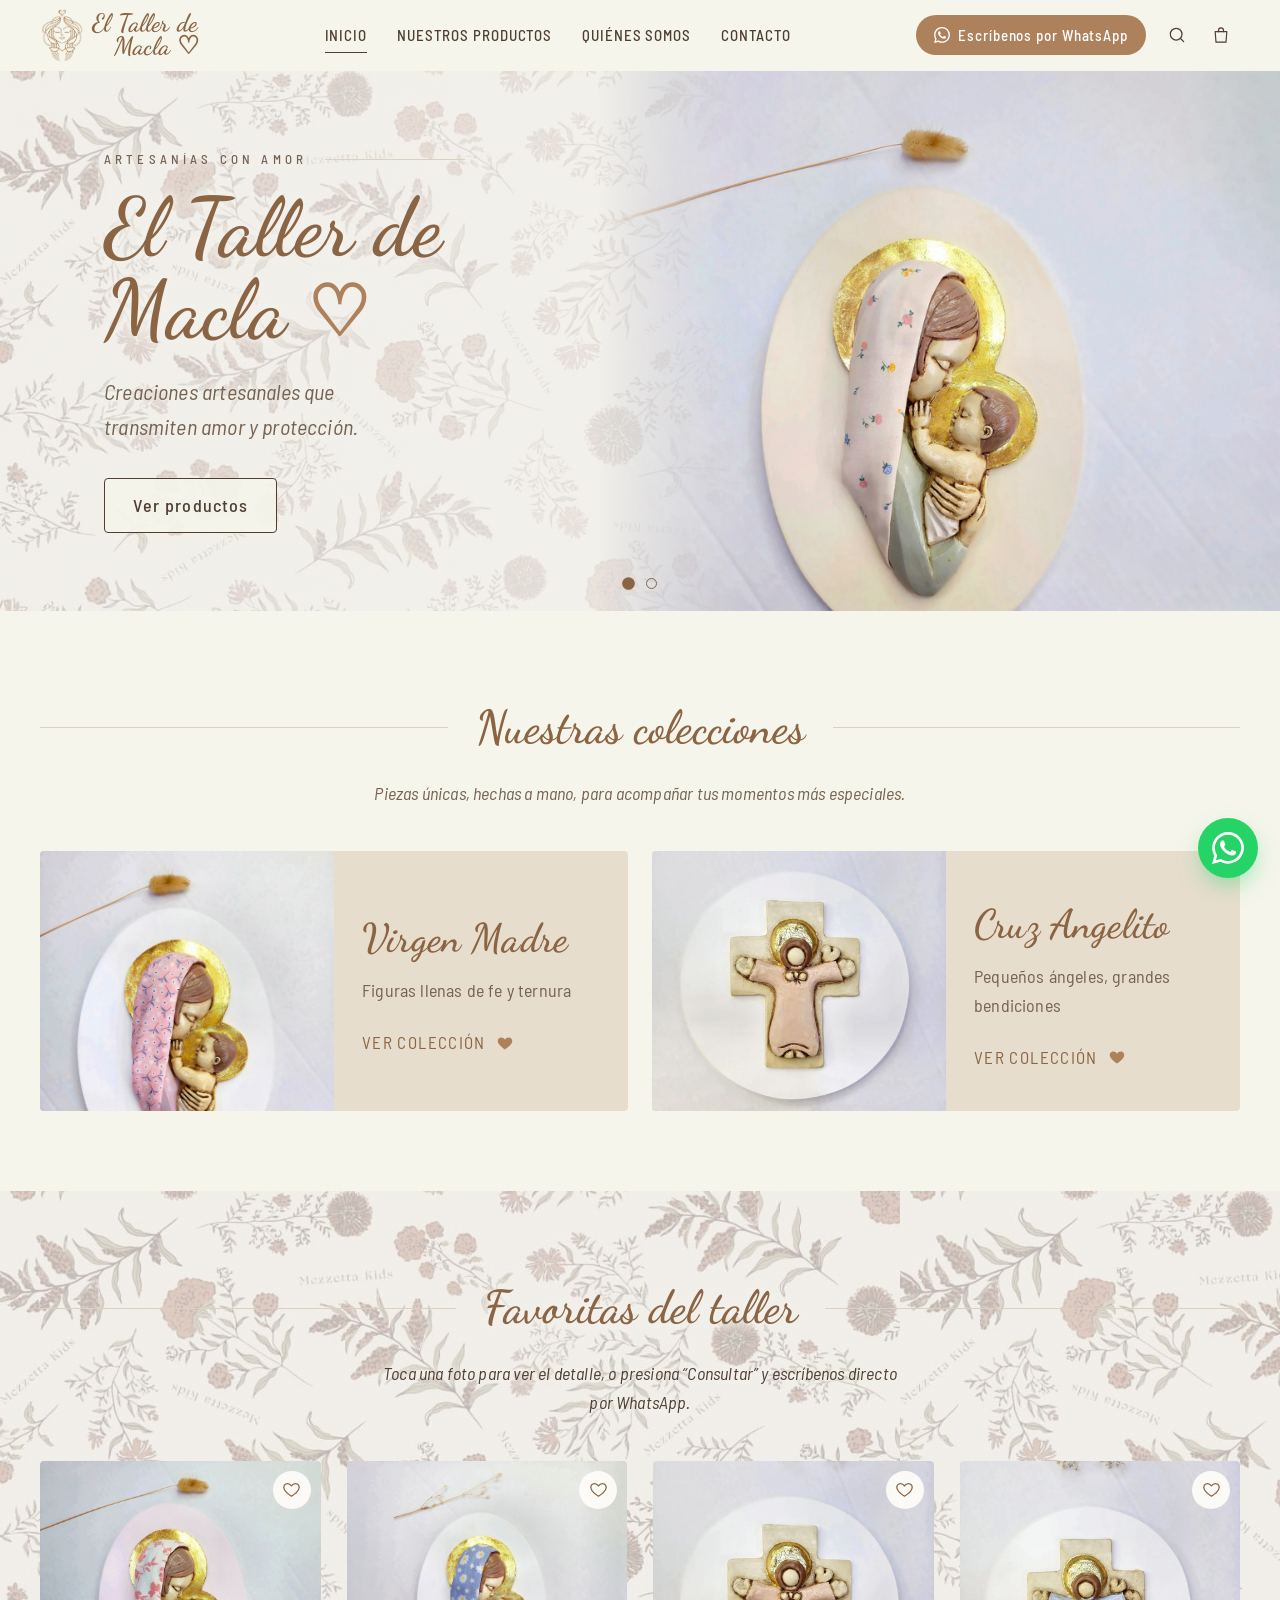
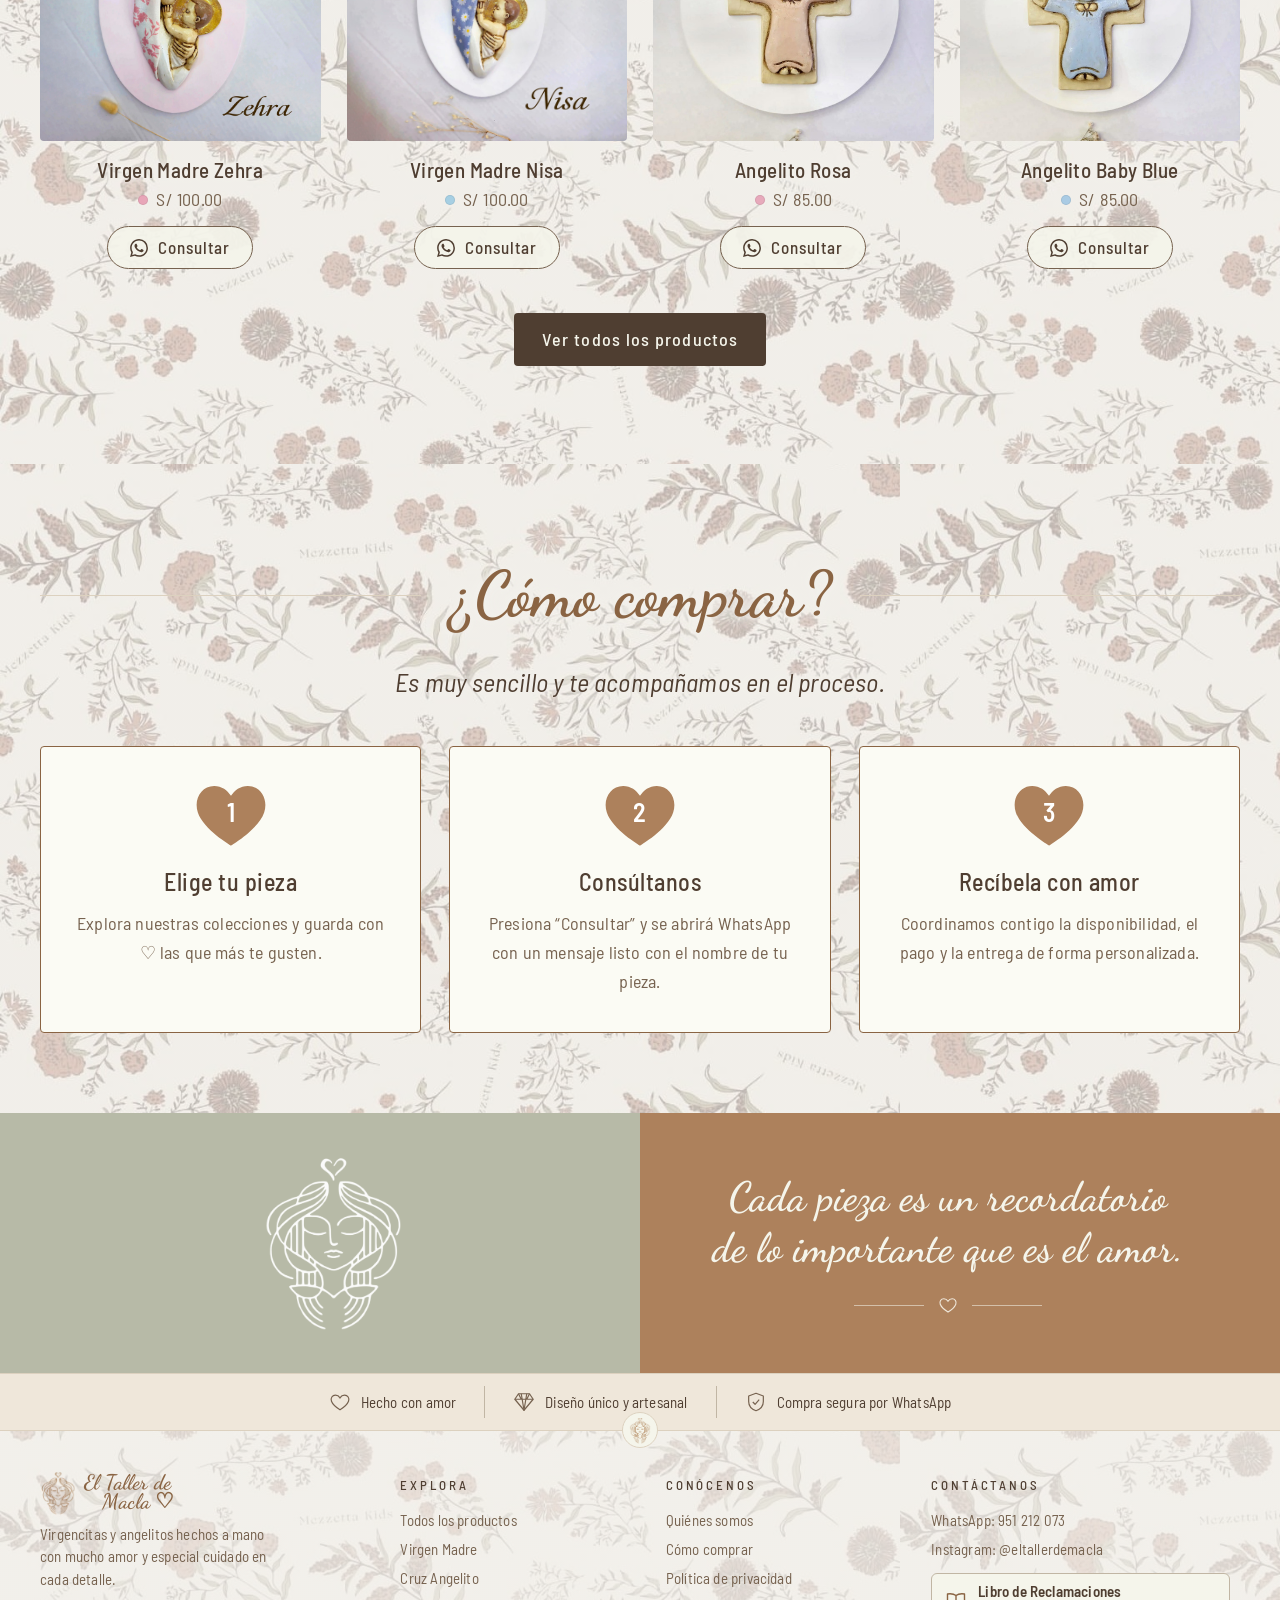
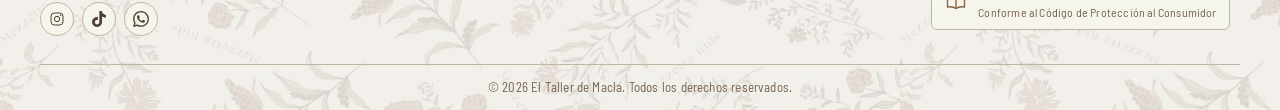
<file: index.html>
<!DOCTYPE html>
<html lang="es">
<head>
  <meta charset="UTF-8">
  <meta name="viewport" content="width=device-width, initial-scale=1">
  <title>El Taller de Macla | Artesanías con amor</title>
  <meta name="description" content="Virgencitas y angelitos hechos a mano con telas, resina, madera y pan de oro. Creaciones artesanales que transmiten amor y protección. Consulta por WhatsApp.">
  <meta property="og:title" content="El Taller de Macla">
  <meta property="og:description" content="Creaciones artesanales que transmiten amor y protección.">
  <meta property="og:image" content="img/productos/virgen-zehra.jpg">
  <link rel="icon" href="img/logo-icono.png">
  <link rel="preconnect" href="https://fonts.googleapis.com">
  <link rel="preconnect" href="https://fonts.gstatic.com" crossorigin>
  <link href="https://fonts.googleapis.com/css2?family=Barlow+Semi+Condensed:ital,wght@0,300;0,400;0,500;0,600;1,300;1,400&family=Dancing+Script:wght@400;500;600;700&display=swap" rel="stylesheet">
  <link rel="stylesheet" href="css/styles.css">
</head>
<body>

  <!-- ============ ENCABEZADO ============ -->
  <header class="header">
    <div class="wrap">
      <a href="index.html" class="brand" aria-label="El Taller de Macla - Inicio">
        <img src="img/logo-icono.png" alt="">
        <span>El Taller de<small>Macla ♡</small></span>
      </a>
      <nav class="nav" aria-label="Principal">
        <a href="index.html" class="active">Inicio</a>
        <a href="productos.html">Nuestros Productos</a>
        <a href="quienes-somos.html">Quiénes somos</a>
        <a href="#contacto">Contacto</a>
      </nav>
      <div class="actions">
        <a class="btn btn-wa" data-wa href="https://wa.me/51951212073"><svg viewBox="0 0 24 24" fill="currentColor" aria-hidden="true"><path d="M17.472 14.382c-.297-.149-1.758-.867-2.03-.967-.273-.099-.471-.148-.67.15-.197.297-.767.966-.94 1.164-.173.199-.347.223-.644.075-.297-.15-1.255-.463-2.39-1.475-.883-.788-1.48-1.761-1.653-2.059-.173-.297-.018-.458.13-.606.134-.133.298-.347.446-.52.149-.174.198-.298.298-.497.099-.198.05-.371-.025-.52-.075-.149-.669-1.612-.916-2.207-.242-.579-.487-.5-.669-.51-.173-.008-.371-.01-.57-.01-.198 0-.52.074-.792.372-.272.297-1.04 1.016-1.04 2.479 0 1.462 1.065 2.875 1.213 3.074.149.198 2.096 3.2 5.077 4.487.709.306 1.262.489 1.694.625.712.227 1.36.195 1.871.118.571-.085 1.758-.719 2.006-1.413.248-.694.248-1.289.173-1.413-.074-.124-.272-.198-.57-.347m-5.421 7.403h-.004a9.87 9.87 0 01-5.031-1.378l-.361-.214-3.741.982.998-3.648-.235-.374a9.86 9.86 0 01-1.51-5.26c.001-5.45 4.436-9.884 9.888-9.884 2.64 0 5.122 1.03 6.988 2.898a9.825 9.825 0 012.893 6.994c-.003 5.45-4.437 9.884-9.885 9.884m8.413-18.297A11.815 11.815 0 0012.05 0C5.495 0 .16 5.335.157 11.892c0 2.096.547 4.142 1.588 5.945L.057 24l6.305-1.654a11.882 11.882 0 005.683 1.448h.005c6.554 0 11.89-5.335 11.893-11.893a11.821 11.821 0 00-3.48-8.413z"/></svg><span>Escríbenos por WhatsApp</span></a>
        <a class="icon-btn" href="productos.html?buscar=" data-search aria-label="Buscar productos">
          <svg viewBox="0 0 24 24" fill="none" stroke="currentColor" stroke-width="1.5" stroke-linecap="round"><circle cx="11" cy="11" r="7"/><path d="M20 20l-3.5-3.5"/></svg>
        </a>
        <button class="icon-btn" data-open-drawer aria-label="Ver mi selección">
          <svg viewBox="0 0 24 24" fill="none" stroke="currentColor" stroke-width="1.4" stroke-linecap="round" stroke-linejoin="round"><path d="M5 8h14l-1 12.5H6L5 8z"/><path d="M9 8V6.5a3 3 0 016 0V8"/></svg>
          <span class="badge">0</span>
        </button>
        <button class="icon-btn menu-btn" aria-label="Abrir menú" aria-expanded="false">
          <svg viewBox="0 0 24 24" fill="none" stroke="currentColor" stroke-width="1.5" stroke-linecap="round"><path d="M4 7h16M4 12h16M4 17h16"/></svg>
        </button>
      </div>
    </div>
  </header>

  <main>
    <!-- ============ BANNERS (carrusel) ============ -->
    <section class="hero-slider" aria-roledescription="carrusel" aria-label="Banners principales">
      <div class="slides">
        <!-- Banner 1 -->
        <div class="hero slide is-active" aria-roledescription="banner" aria-label="1 de 2">
          <div class="wrap">
            <div class="hero-text">
              <div class="eyebrow">Artesanías con amor</div>
              <h1>El Taller de<br>Macla <span class="heart">♡</span></h1>
              <p class="lead">Creaciones artesanales que transmiten amor y protección.</p>
              <div class="hero-cta">
                <a class="btn btn-outline" href="productos.html">Ver productos</a>
              </div>
            </div>
            <div class="hero-media">
              <img src="img/productos/virgen-florentina.jpg" alt="Virgen Madre Florentina, hecha a mano con telas florales y pan de oro">
            </div>
          </div>
        </div>
        <!-- Banner 2 -->
        <div class="hero slide" aria-roledescription="banner" aria-label="2 de 2">
          <div class="wrap">
            <div class="hero-text">
              <div class="eyebrow">Pequeños ángeles, grandes bendiciones</div>
              <h1>Cruz<br>Angelito <span class="heart">♡</span></h1>
              <p class="lead">Hechos a mano para acompañar y proteger a los más pequeños.</p>
              <div class="hero-cta">
                <a class="btn btn-outline" href="productos.html#angelito">Ver productos</a>
              </div>
            </div>
            <div class="hero-media">
              <img src="img/productos/angelito-baby-blue.jpg" alt="Cruz Angelito Baby Blue hecha a mano" loading="lazy">
            </div>
          </div>
        </div>
      </div>
      <div class="slider-dots" aria-label="Elegir banner"></div>
    </section>

    <!-- ============ COLECCIONES ============ -->
    <section class="section" id="colecciones">
      <div class="wrap">
        <h2 class="title-line">Nuestras colecciones</h2>
        <p class="section-sub">Piezas únicas, hechas a mano, para acompañar tus momentos más especiales.</p>
        <div class="collections" id="colecciones-grid"></div>
      </div>
    </section>

    <!-- ============ DESTACADOS ============ -->
    <section class="section alt">
      <div class="wrap">
        <h2 class="title-line">Favoritas del taller</h2>
        <p class="section-sub">Toca una foto para ver el detalle, o presiona “Consultar” y escríbenos directo por WhatsApp.</p>
        <div class="grid" id="destacados"></div>
        <p style="text-align:center;margin-top:44px">
          <a class="btn btn-solid" href="productos.html">Ver todos los productos</a>
        </p>
      </div>
    </section>

    <!-- ============ CÓMO COMPRAR ============ -->
    <section class="section alt" id="como-comprar">
      <div class="wrap">
        <h2 class="title-line">¿Cómo comprar?</h2>
        <p class="section-sub">Es muy sencillo y te acompañamos en el proceso.</p>
        <div class="steps">
          <div class="step reveal">
            <div class="num">1</div>
            <h3>Elige tu pieza</h3>
            <p>Explora nuestras colecciones y guarda con ♡ las que más te gusten.</p>
          </div>
          <div class="step reveal">
            <div class="num">2</div>
            <h3>Consúltanos</h3>
            <p>Presiona “Consultar” y se abrirá WhatsApp con un mensaje listo con el nombre de tu pieza.</p>
          </div>
          <div class="step reveal">
            <div class="num">3</div>
            <h3>Recíbela con amor</h3>
            <p>Coordinamos contigo la disponibilidad, el pago y la entrega de forma personalizada.</p>
          </div>
        </div>
      </div>
    </section>

    <!-- ============ FRASE ============ -->
    <section class="quote">
      <div class="wrap">
        <img class="quote-logo" src="img/logo-icono.png" alt="">
        <blockquote>
          Cada pieza es un recordatorio<br>de lo importante que es el amor.
          <div class="divider"><svg viewBox="0 0 24 24" fill="none" stroke="currentColor" stroke-width="1.4"><path d="M12 20.5s-7.5-4.6-9.3-9.3C1.4 7.8 3.6 4.5 7 4.5c2.1 0 3.9 1.2 5 3 1.1-1.8 2.9-3 5-3 3.4 0 5.6 3.3 4.3 6.7-1.8 4.7-9.3 9.3-9.3 9.3z"/></svg></div>
        </blockquote>
      </div>
    </section>
  </main>

  <!-- ============ SELLOS DE CONFIANZA ============ -->
  <div class="trust">
    <div class="wrap">
      <div class="trust-item"><svg viewBox="0 0 24 24" fill="none" stroke="currentColor" stroke-width="1.3"><path d="M12 20.5s-7.5-4.6-9.3-9.3C1.4 7.8 3.6 4.5 7 4.5c2.1 0 3.9 1.2 5 3 1.1-1.8 2.9-3 5-3 3.4 0 5.6 3.3 4.3 6.7-1.8 4.7-9.3 9.3-9.3 9.3z"/></svg>Hecho con amor</div>
      <div class="trust-item"><svg viewBox="0 0 24 24" fill="none" stroke="currentColor" stroke-width="1.3" stroke-linejoin="round"><path d="M6 3h12l4 6-10 12L2 9l4-6z"/><path d="M2 9h20M9 3l3 18 3-18M6 3l3 6M18 3l-3 6"/></svg>Diseño único y artesanal</div>
      <div class="trust-item"><svg viewBox="0 0 24 24" fill="none" stroke="currentColor" stroke-width="1.3" stroke-linejoin="round"><path d="M12 2.5l8 3v6c0 5-3.5 8.5-8 10-4.5-1.5-8-5-8-10v-6l8-3z"/><path d="M8.5 12l2.5 2.5 4.5-5"/></svg>Compra segura por WhatsApp</div>
    </div>
  </div>

  <!-- ============ PIE DE PÁGINA ============ -->
  <footer class="footer" id="contacto">
    <div class="wrap">
      <div class="footer-grid">
        <div>
          <a href="index.html" class="brand"><img src="img/logo-icono.png" alt=""><span>El Taller de<small>Macla ♡</small></span></a>
          <p>Virgencitas y angelitos hechos a mano con mucho amor y especial cuidado en cada detalle.</p>
          <div class="socials">
            <a data-ig href="https://www.instagram.com/eltallerdemacla/" aria-label="Instagram"><svg viewBox="0 0 24 24" fill="none" stroke="currentColor" stroke-width="1.5"><rect x="3" y="3" width="18" height="18" rx="5"/><circle cx="12" cy="12" r="4"/><circle cx="17.5" cy="6.5" r=".6" fill="currentColor"/></svg></a>
            <a data-tt href="https://www.tiktok.com/@eltallerdemacla" aria-label="TikTok"><svg viewBox="0 0 24 24" fill="currentColor"><path d="M12.525.02c1.31-.02 2.61-.01 3.91-.02.08 1.53.63 3.09 1.75 4.17 1.12 1.11 2.7 1.62 4.24 1.79v4.03c-1.44-.05-2.89-.35-4.2-.97-.57-.26-1.1-.59-1.620-.93-.01 2.92.01 5.84-.02 8.75-.08 1.4-.54 2.79-1.35 3.94-1.31 1.92-3.58 3.17-5.91 3.21-1.43.08-2.86-.31-4.08-1.03-2.02-1.19-3.44-3.37-3.65-5.71-.02-.5-.03-1-.01-1.49.18-1.9 1.12-3.72 2.58-4.96 1.66-1.44 3.98-2.13 6.15-1.72.02 1.48-.04 2.96-.04 4.44-.99-.32-2.15-.23-3.02.37-.63.41-1.11 1.04-1.36 1.75-.21.51-.15 1.07-.14 1.61.24 1.64 1.82 3.02 3.5 2.87 1.12-.01 2.19-.66 2.77-1.61.19-.33.4-.67.41-1.06.1-1.79.06-3.57.07-5.36.01-4.03-.01-8.05.02-12.07z"/></svg></a>
            <a data-wa href="https://wa.me/51951212073" aria-label="WhatsApp"><svg viewBox="0 0 24 24" fill="currentColor"><path d="M17.472 14.382c-.297-.149-1.758-.867-2.03-.967-.273-.099-.471-.148-.67.15-.197.297-.767.966-.94 1.164-.173.199-.347.223-.644.075-.297-.15-1.255-.463-2.39-1.475-.883-.788-1.48-1.761-1.653-2.059-.173-.297-.018-.458.13-.606.134-.133.298-.347.446-.52.149-.174.198-.298.298-.497.099-.198.05-.371-.025-.52-.075-.149-.669-1.612-.916-2.207-.242-.579-.487-.5-.669-.51-.173-.008-.371-.01-.57-.01-.198 0-.52.074-.792.372-.272.297-1.04 1.016-1.04 2.479 0 1.462 1.065 2.875 1.213 3.074.149.198 2.096 3.2 5.077 4.487.709.306 1.262.489 1.694.625.712.227 1.36.195 1.871.118.571-.085 1.758-.719 2.006-1.413.248-.694.248-1.289.173-1.413-.074-.124-.272-.198-.57-.347m-5.421 7.403h-.004a9.87 9.87 0 01-5.031-1.378l-.361-.214-3.741.982.998-3.648-.235-.374a9.86 9.86 0 01-1.51-5.26c.001-5.45 4.436-9.884 9.888-9.884 2.64 0 5.122 1.03 6.988 2.898a9.825 9.825 0 012.893 6.994c-.003 5.45-4.437 9.884-9.885 9.884m8.413-18.297A11.815 11.815 0 0012.05 0C5.495 0 .16 5.335.157 11.892c0 2.096.547 4.142 1.588 5.945L.057 24l6.305-1.654a11.882 11.882 0 005.683 1.448h.005c6.554 0 11.89-5.335 11.893-11.893a11.821 11.821 0 00-3.48-8.413z"/></svg></a>
          </div>
        </div>
        <div>
          <h4>Explora</h4>
          <ul>
            <li><a href="productos.html">Todos los productos</a></li>
            <li data-colecciones></li>
          </ul>
        </div>
        <div>
          <h4>Conócenos</h4>
          <ul>
            <li><a href="quienes-somos.html">Quiénes somos</a></li>
            <li><a href="index.html#como-comprar">Cómo comprar</a></li>
            <li><a href="politica-privacidad.html">Política de privacidad</a></li>
          </ul>
        </div>
        <div>
          <h4>Contáctanos</h4>
          <ul>
            <li><a data-wa href="https://wa.me/51951212073">WhatsApp: <span data-tel>951 212 073</span></a></li>
            <li><a data-ig href="https://www.instagram.com/eltallerdemacla/">Instagram: @eltallerdemacla</a></li>
          </ul>
          <a class="libro-btn" href="libro-reclamaciones.html">
            <svg viewBox="0 0 24 24" fill="none" stroke="currentColor" stroke-width="1.4" stroke-linejoin="round"><path d="M12 6.5C10 5 7 4.5 3.5 5v13c3.5-.5 6.5 0 8.5 1.5 2-1.5 5-2 8.5-1.5V5C17 4.5 14 5 12 6.5z"/><path d="M12 6.5v13"/></svg>
            <span><strong>Libro de Reclamaciones</strong><small>Conforme al Código de Protección al Consumidor</small></span>
          </a>
        </div>
      </div>
      <div class="footer-bottom">
        <span>© <span data-year>2026</span> El Taller de Macla. Todos los derechos reservados.</span>
      </div>
    </div>
  </footer>

  <a class="wa-float" data-wa href="https://wa.me/51951212073" aria-label="Escríbenos por WhatsApp">
    <span class="tip">¿Te ayudamos? Escríbenos 🤍</span>
    <svg viewBox="0 0 24 24" fill="currentColor"><path d="M17.472 14.382c-.297-.149-1.758-.867-2.03-.967-.273-.099-.471-.148-.67.15-.197.297-.767.966-.94 1.164-.173.199-.347.223-.644.075-.297-.15-1.255-.463-2.39-1.475-.883-.788-1.48-1.761-1.653-2.059-.173-.297-.018-.458.13-.606.134-.133.298-.347.446-.52.149-.174.198-.298.298-.497.099-.198.05-.371-.025-.52-.075-.149-.669-1.612-.916-2.207-.242-.579-.487-.5-.669-.51-.173-.008-.371-.01-.57-.01-.198 0-.52.074-.792.372-.272.297-1.04 1.016-1.04 2.479 0 1.462 1.065 2.875 1.213 3.074.149.198 2.096 3.2 5.077 4.487.709.306 1.262.489 1.694.625.712.227 1.36.195 1.871.118.571-.085 1.758-.719 2.006-1.413.248-.694.248-1.289.173-1.413-.074-.124-.272-.198-.57-.347m-5.421 7.403h-.004a9.87 9.87 0 01-5.031-1.378l-.361-.214-3.741.982.998-3.648-.235-.374a9.86 9.86 0 01-1.51-5.26c.001-5.45 4.436-9.884 9.888-9.884 2.64 0 5.122 1.03 6.988 2.898a9.825 9.825 0 012.893 6.994c-.003 5.45-4.437 9.884-9.885 9.884m8.413-18.297A11.815 11.815 0 0012.05 0C5.495 0 .16 5.335.157 11.892c0 2.096.547 4.142 1.588 5.945L.057 24l6.305-1.654a11.882 11.882 0 005.683 1.448h.005c6.554 0 11.89-5.335 11.893-11.893a11.821 11.821 0 00-3.48-8.413z"/></svg>
  </a>

  <script src="js/data.js"></script>
  <script src="js/main.js"></script>
</body>
</html>
</file>
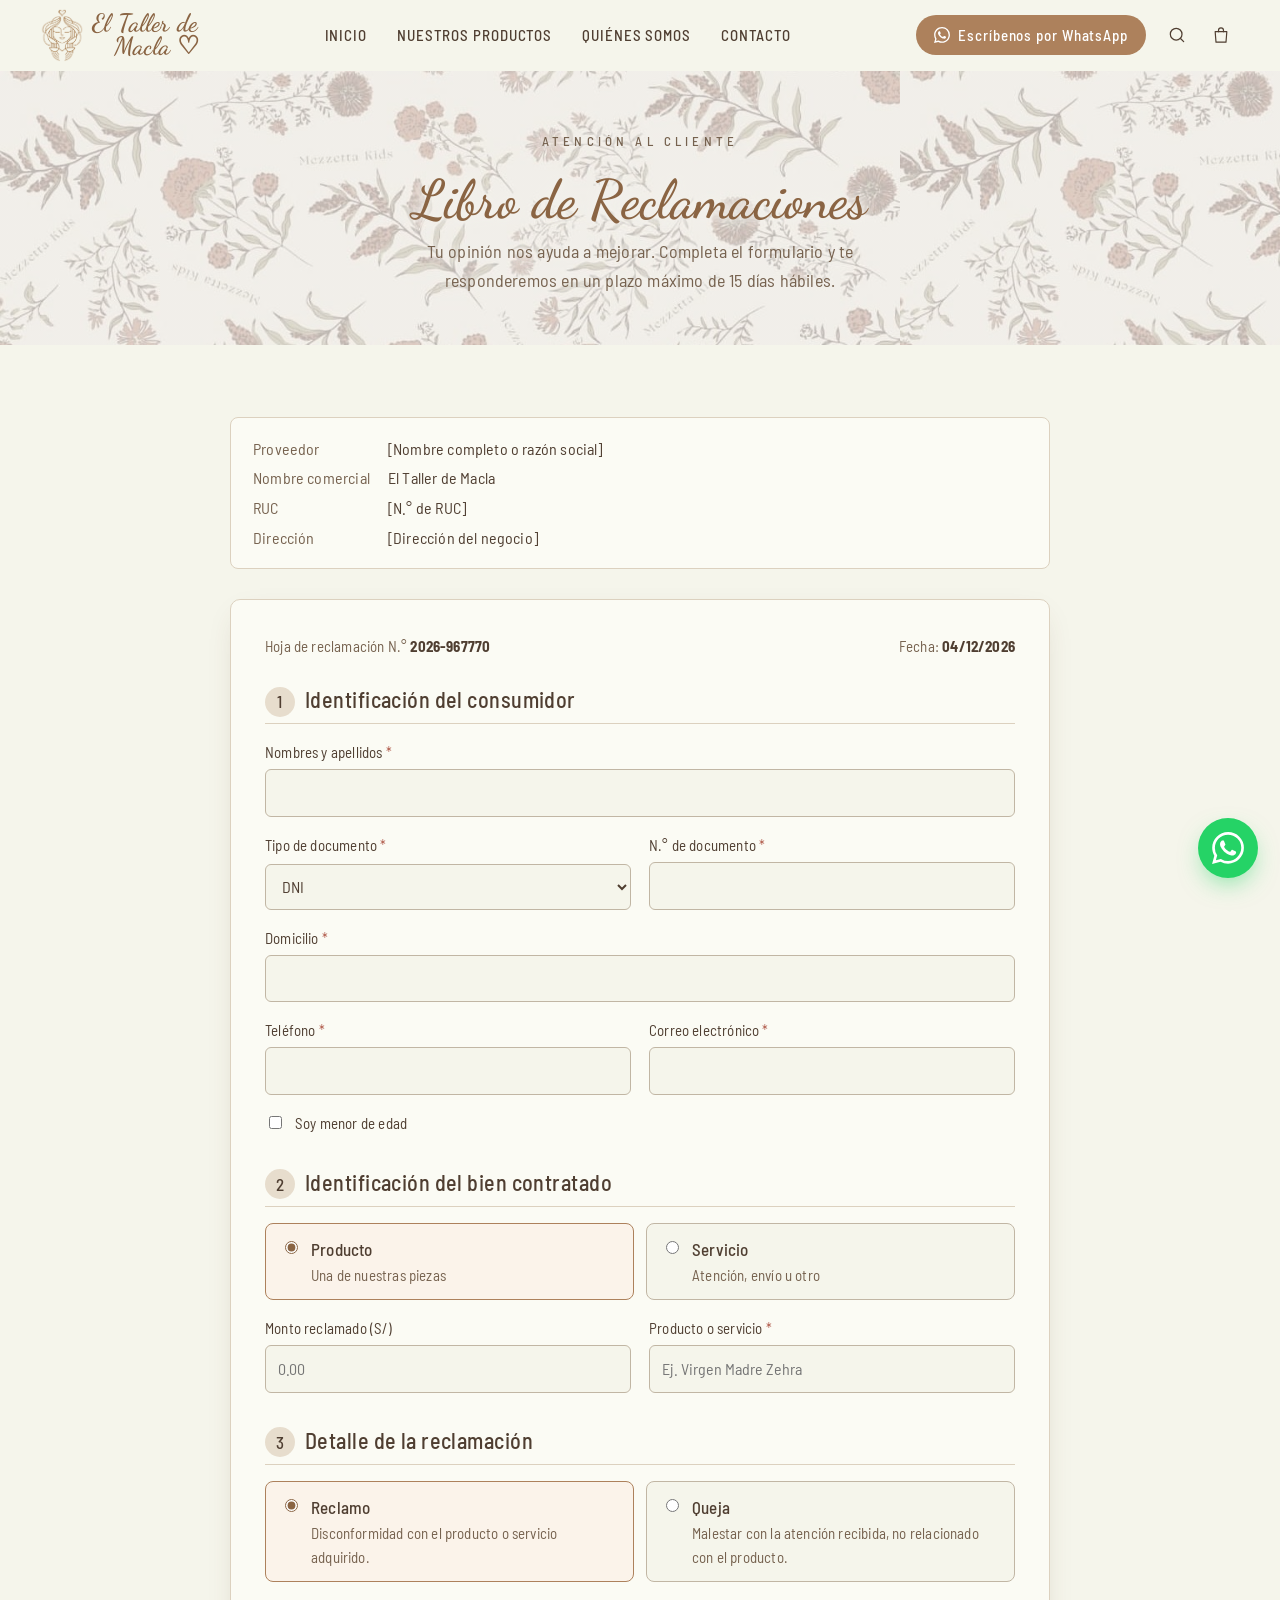
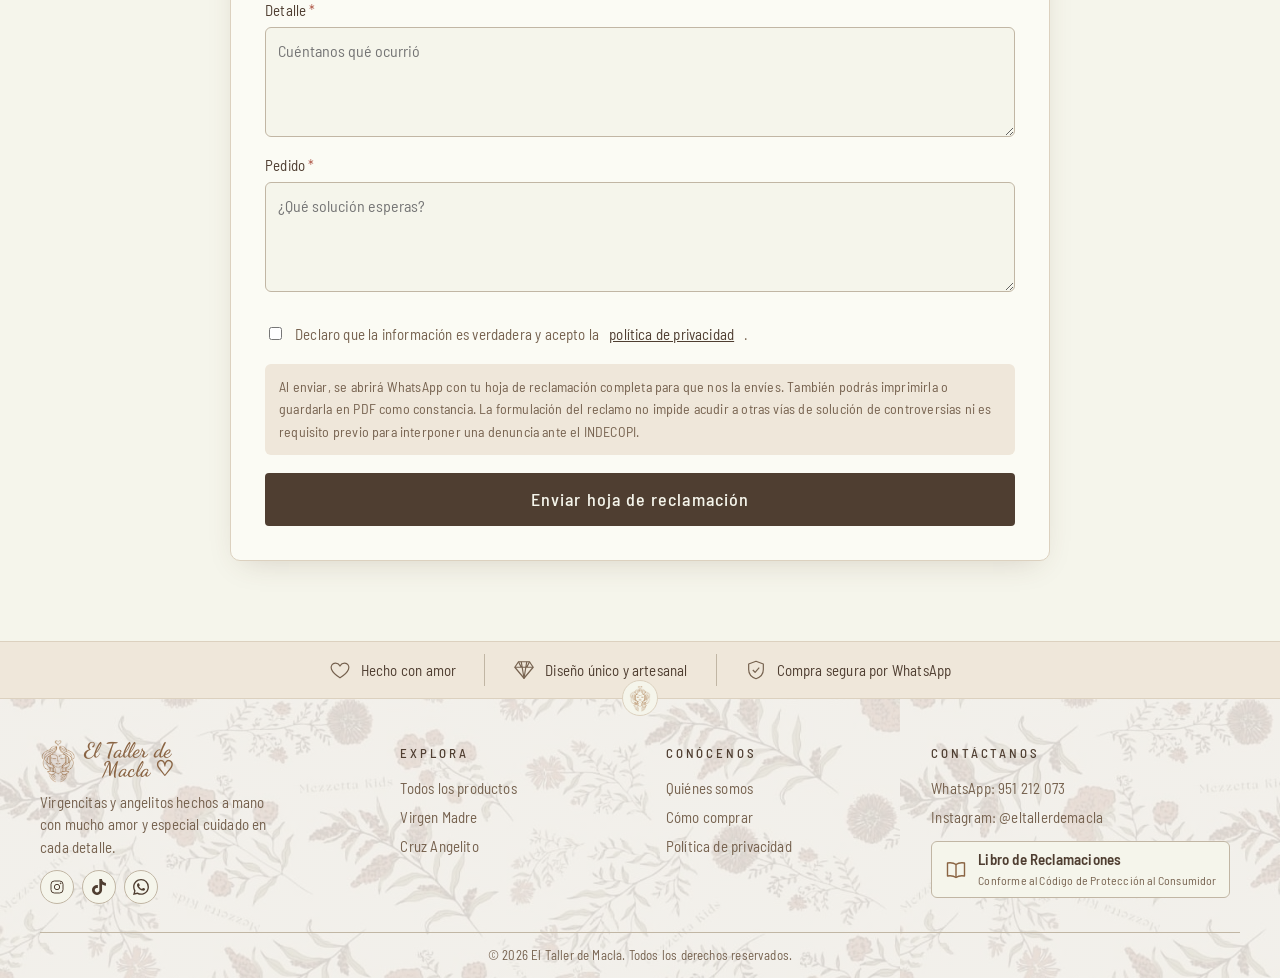
<file: libro-reclamaciones.html>
<!DOCTYPE html>
<html lang="es">
<head>
  <meta charset="UTF-8">
  <meta name="viewport" content="width=device-width, initial-scale=1">
  <title>Libro de Reclamaciones | El Taller de Macla</title>
  <meta name="description" content="Virgencitas y angelitos hechos a mano con telas, resina, madera y pan de oro. Creaciones artesanales que transmiten amor y protección. Consulta por WhatsApp.">
  <meta property="og:title" content="El Taller de Macla">
  <meta property="og:description" content="Creaciones artesanales que transmiten amor y protección.">
  <meta property="og:image" content="img/productos/virgen-zehra.jpg">
  <link rel="icon" href="img/logo-icono.png">
  <link rel="preconnect" href="https://fonts.googleapis.com">
  <link rel="preconnect" href="https://fonts.gstatic.com" crossorigin>
  <link href="https://fonts.googleapis.com/css2?family=Barlow+Semi+Condensed:ital,wght@0,300;0,400;0,500;0,600;1,300;1,400&family=Dancing+Script:wght@400;500;600;700&display=swap" rel="stylesheet">
  <link rel="stylesheet" href="css/styles.css">
</head>
<body>

  <!-- ============ ENCABEZADO ============ -->
  <header class="header">
    <div class="wrap">
      <a href="index.html" class="brand" aria-label="El Taller de Macla - Inicio">
        <img src="img/logo-icono.png" alt="">
        <span>El Taller de<small>Macla ♡</small></span>
      </a>
      <nav class="nav" aria-label="Principal">
        <a href="index.html">Inicio</a>
        <a href="productos.html">Nuestros Productos</a>
        <a href="quienes-somos.html">Quiénes somos</a>
        <a href="#contacto">Contacto</a>
      </nav>
      <div class="actions">
        <a class="btn btn-wa" data-wa href="https://wa.me/51951212073"><svg viewBox="0 0 24 24" fill="currentColor" aria-hidden="true"><path d="M17.472 14.382c-.297-.149-1.758-.867-2.03-.967-.273-.099-.471-.148-.67.15-.197.297-.767.966-.94 1.164-.173.199-.347.223-.644.075-.297-.15-1.255-.463-2.39-1.475-.883-.788-1.48-1.761-1.653-2.059-.173-.297-.018-.458.13-.606.134-.133.298-.347.446-.52.149-.174.198-.298.298-.497.099-.198.05-.371-.025-.52-.075-.149-.669-1.612-.916-2.207-.242-.579-.487-.5-.669-.51-.173-.008-.371-.01-.57-.01-.198 0-.52.074-.792.372-.272.297-1.04 1.016-1.04 2.479 0 1.462 1.065 2.875 1.213 3.074.149.198 2.096 3.2 5.077 4.487.709.306 1.262.489 1.694.625.712.227 1.36.195 1.871.118.571-.085 1.758-.719 2.006-1.413.248-.694.248-1.289.173-1.413-.074-.124-.272-.198-.57-.347m-5.421 7.403h-.004a9.87 9.87 0 01-5.031-1.378l-.361-.214-3.741.982.998-3.648-.235-.374a9.86 9.86 0 01-1.51-5.26c.001-5.45 4.436-9.884 9.888-9.884 2.64 0 5.122 1.03 6.988 2.898a9.825 9.825 0 012.893 6.994c-.003 5.45-4.437 9.884-9.885 9.884m8.413-18.297A11.815 11.815 0 0012.05 0C5.495 0 .16 5.335.157 11.892c0 2.096.547 4.142 1.588 5.945L.057 24l6.305-1.654a11.882 11.882 0 005.683 1.448h.005c6.554 0 11.89-5.335 11.893-11.893a11.821 11.821 0 00-3.48-8.413z"/></svg><span>Escríbenos por WhatsApp</span></a>
        <a class="icon-btn" href="productos.html?buscar=" data-search aria-label="Buscar productos">
          <svg viewBox="0 0 24 24" fill="none" stroke="currentColor" stroke-width="1.5" stroke-linecap="round"><circle cx="11" cy="11" r="7"/><path d="M20 20l-3.5-3.5"/></svg>
        </a>
        <button class="icon-btn" data-open-drawer aria-label="Ver mi selección">
          <svg viewBox="0 0 24 24" fill="none" stroke="currentColor" stroke-width="1.4" stroke-linecap="round" stroke-linejoin="round"><path d="M5 8h14l-1 12.5H6L5 8z"/><path d="M9 8V6.5a3 3 0 016 0V8"/></svg>
          <span class="badge">0</span>
        </button>
        <button class="icon-btn menu-btn" aria-label="Abrir menú" aria-expanded="false">
          <svg viewBox="0 0 24 24" fill="none" stroke="currentColor" stroke-width="1.5" stroke-linecap="round"><path d="M4 7h16M4 12h16M4 17h16"/></svg>
        </button>
      </div>
    </div>
  </header>

  <main>
    <section class="page-head">
      <div class="wrap">
        <div class="eyebrow" style="justify-content:center">Atención al cliente</div>
        <h1>Libro de Reclamaciones</h1>
        <p>Tu opinión nos ayuda a mejorar. Completa el formulario y te responderemos en un plazo máximo de 15 días hábiles.</p>
      </div>
    </section>

    <div class="legal">
      <dl class="meta-box">
        <dt>Proveedor</dt><dd data-cfg="razonSocial"></dd>
        <dt>Nombre comercial</dt><dd data-cfg="nombreComercial"></dd>
        <dt>RUC</dt><dd data-cfg="ruc"></dd>
        <dt>Dirección</dt><dd data-cfg="direccion"></dd>
      </dl>

      <form class="form-card" id="form-reclamo" novalidate>
        <div class="lr-head">
          <span>Hoja de reclamación N.° <strong id="lr-codigo"></strong></span>
          <span>Fecha: <strong id="lr-fecha"></strong></span>
        </div>

        <fieldset>
          <legend><span>1</span>Identificación del consumidor</legend>
          <div class="fields">
            <div class="field full">
              <label for="lr-nombre">Nombres y apellidos <span class="req">*</span></label>
              <input id="lr-nombre" name="nombre" required autocomplete="name">
            </div>
            <div class="field">
              <label for="lr-tipodoc">Tipo de documento <span class="req">*</span></label>
              <select id="lr-tipodoc" name="tipoDoc" required>
                <option>DNI</option><option>Carné de extranjería</option><option>Pasaporte</option><option>RUC</option>
              </select>
            </div>
            <div class="field">
              <label for="lr-doc">N.° de documento <span class="req">*</span></label>
              <input id="lr-doc" name="documento" required inputmode="numeric">
            </div>
            <div class="field full">
              <label for="lr-dom">Domicilio <span class="req">*</span></label>
              <input id="lr-dom" name="domicilio" required autocomplete="street-address">
            </div>
            <div class="field">
              <label for="lr-tel">Teléfono <span class="req">*</span></label>
              <input id="lr-tel" name="telefono" type="tel" required autocomplete="tel">
            </div>
            <div class="field">
              <label for="lr-mail">Correo electrónico <span class="req">*</span></label>
              <input id="lr-mail" name="correo" type="email" required autocomplete="email">
            </div>
            <div class="field full">
              <label class="check"><input type="checkbox" id="lr-menor"> Soy menor de edad</label>
            </div>
            <div class="field full" id="lr-apoderado-wrap" hidden>
              <label for="lr-apo">Nombre del padre, madre o apoderado <span class="req">*</span></label>
              <input id="lr-apo" name="apoderado">
            </div>
          </div>
        </fieldset>

        <fieldset>
          <legend><span>2</span>Identificación del bien contratado</legend>
          <div class="fields">
            <div class="field full">
              <div class="choice">
                <label><input type="radio" name="bien" value="Producto" checked><span><strong>Producto</strong>Una de nuestras piezas</span></label>
                <label><input type="radio" name="bien" value="Servicio"><span><strong>Servicio</strong>Atención, envío u otro</span></label>
              </div>
            </div>
            <div class="field">
              <label for="lr-monto">Monto reclamado (S/)</label>
              <input id="lr-monto" name="monto" type="number" min="0" step="0.01" placeholder="0.00">
            </div>
            <div class="field">
              <label for="lr-desc">Producto o servicio <span class="req">*</span></label>
              <input id="lr-desc" name="descripcionBien" required placeholder="Ej. Virgen Madre Zehra">
            </div>
          </div>
        </fieldset>

        <fieldset>
          <legend><span>3</span>Detalle de la reclamación</legend>
          <div class="fields">
            <div class="field full">
              <div class="choice">
                <label><input type="radio" name="tipo" value="Reclamo" checked><span><strong>Reclamo</strong>Disconformidad con el producto o servicio adquirido.</span></label>
                <label><input type="radio" name="tipo" value="Queja"><span><strong>Queja</strong>Malestar con la atención recibida, no relacionado con el producto.</span></label>
              </div>
            </div>
            <div class="field full">
              <label for="lr-detalle">Detalle <span class="req">*</span></label>
              <textarea id="lr-detalle" name="detalle" required placeholder="Cuéntanos qué ocurrió"></textarea>
            </div>
            <div class="field full">
              <label for="lr-pedido">Pedido <span class="req">*</span></label>
              <textarea id="lr-pedido" name="pedido" required placeholder="¿Qué solución esperas?"></textarea>
            </div>
          </div>
        </fieldset>

        <label class="check"><input type="checkbox" required> Declaro que la información es verdadera y acepto la <a href="politica-privacidad.html" target="_blank">política de privacidad</a>.</label>

        <p class="form-note">Al enviar, se abrirá WhatsApp con tu hoja de reclamación completa para que nos la envíes. También podrás imprimirla o guardarla en PDF como constancia. La formulación del reclamo no impide acudir a otras vías de solución de controversias ni es requisito previo para interponer una denuncia ante el INDECOPI.</p>

        <button class="btn btn-solid" type="submit" style="width:100%">Enviar hoja de reclamación</button>
      </form>

      <div class="form-card ok-card" id="lr-ok" hidden>
        <div class="check-icon"><svg viewBox="0 0 24 24" fill="none" stroke="currentColor" stroke-width="2" stroke-linecap="round" stroke-linejoin="round"><path d="M5 12.5l4.5 4.5L19 7.5"/></svg></div>
        <h2 class="h2" style="font-size:32px">Gracias por escribirnos</h2>
        <p>Tu hoja de reclamación está lista. Si WhatsApp no se abrió, usa el botón de abajo. Te responderemos en un plazo máximo de 15 días hábiles.</p>
        <pre id="lr-resumen"></pre>
        <div class="row">
          <a class="btn btn-wa-green" id="lr-enviar" target="_blank" rel="noopener">Enviar por WhatsApp</a>
          <button class="btn btn-outline" id="lr-imprimir" type="button">Imprimir o guardar PDF</button>
        </div>
      </div>
    </div>
  </main>

  <!-- ============ SELLOS DE CONFIANZA ============ -->
  <div class="trust">
    <div class="wrap">
      <div class="trust-item"><svg viewBox="0 0 24 24" fill="none" stroke="currentColor" stroke-width="1.3"><path d="M12 20.5s-7.5-4.6-9.3-9.3C1.4 7.8 3.6 4.5 7 4.5c2.1 0 3.9 1.2 5 3 1.1-1.8 2.9-3 5-3 3.4 0 5.6 3.3 4.3 6.7-1.8 4.7-9.3 9.3-9.3 9.3z"/></svg>Hecho con amor</div>
      <div class="trust-item"><svg viewBox="0 0 24 24" fill="none" stroke="currentColor" stroke-width="1.3" stroke-linejoin="round"><path d="M6 3h12l4 6-10 12L2 9l4-6z"/><path d="M2 9h20M9 3l3 18 3-18M6 3l3 6M18 3l-3 6"/></svg>Diseño único y artesanal</div>
      <div class="trust-item"><svg viewBox="0 0 24 24" fill="none" stroke="currentColor" stroke-width="1.3" stroke-linejoin="round"><path d="M12 2.5l8 3v6c0 5-3.5 8.5-8 10-4.5-1.5-8-5-8-10v-6l8-3z"/><path d="M8.5 12l2.5 2.5 4.5-5"/></svg>Compra segura por WhatsApp</div>
    </div>
  </div>

  <!-- ============ PIE DE PÁGINA ============ -->
  <footer class="footer" id="contacto">
    <div class="wrap">
      <div class="footer-grid">
        <div>
          <a href="index.html" class="brand"><img src="img/logo-icono.png" alt=""><span>El Taller de<small>Macla ♡</small></span></a>
          <p>Virgencitas y angelitos hechos a mano con mucho amor y especial cuidado en cada detalle.</p>
          <div class="socials">
            <a data-ig href="https://www.instagram.com/eltallerdemacla/" aria-label="Instagram"><svg viewBox="0 0 24 24" fill="none" stroke="currentColor" stroke-width="1.5"><rect x="3" y="3" width="18" height="18" rx="5"/><circle cx="12" cy="12" r="4"/><circle cx="17.5" cy="6.5" r=".6" fill="currentColor"/></svg></a>
            <a data-tt href="https://www.tiktok.com/@eltallerdemacla" aria-label="TikTok"><svg viewBox="0 0 24 24" fill="currentColor"><path d="M12.525.02c1.31-.02 2.61-.01 3.91-.02.08 1.53.63 3.09 1.75 4.17 1.12 1.11 2.7 1.62 4.24 1.79v4.03c-1.44-.05-2.89-.35-4.2-.97-.57-.26-1.1-.59-1.620-.93-.01 2.92.01 5.84-.02 8.75-.08 1.4-.54 2.79-1.35 3.94-1.31 1.92-3.58 3.17-5.91 3.21-1.43.08-2.86-.31-4.08-1.03-2.02-1.19-3.44-3.37-3.65-5.71-.02-.5-.03-1-.01-1.49.18-1.9 1.12-3.72 2.58-4.96 1.66-1.44 3.98-2.13 6.15-1.72.02 1.48-.04 2.96-.04 4.44-.99-.32-2.15-.23-3.02.37-.63.41-1.11 1.04-1.36 1.75-.21.51-.15 1.07-.14 1.61.24 1.64 1.82 3.02 3.5 2.87 1.12-.01 2.19-.66 2.77-1.61.19-.33.4-.67.41-1.06.1-1.79.06-3.57.07-5.36.01-4.03-.01-8.05.02-12.07z"/></svg></a>
            <a data-wa href="https://wa.me/51951212073" aria-label="WhatsApp"><svg viewBox="0 0 24 24" fill="currentColor"><path d="M17.472 14.382c-.297-.149-1.758-.867-2.03-.967-.273-.099-.471-.148-.67.15-.197.297-.767.966-.94 1.164-.173.199-.347.223-.644.075-.297-.15-1.255-.463-2.39-1.475-.883-.788-1.48-1.761-1.653-2.059-.173-.297-.018-.458.13-.606.134-.133.298-.347.446-.52.149-.174.198-.298.298-.497.099-.198.05-.371-.025-.52-.075-.149-.669-1.612-.916-2.207-.242-.579-.487-.5-.669-.51-.173-.008-.371-.01-.57-.01-.198 0-.52.074-.792.372-.272.297-1.04 1.016-1.04 2.479 0 1.462 1.065 2.875 1.213 3.074.149.198 2.096 3.2 5.077 4.487.709.306 1.262.489 1.694.625.712.227 1.36.195 1.871.118.571-.085 1.758-.719 2.006-1.413.248-.694.248-1.289.173-1.413-.074-.124-.272-.198-.57-.347m-5.421 7.403h-.004a9.87 9.87 0 01-5.031-1.378l-.361-.214-3.741.982.998-3.648-.235-.374a9.86 9.86 0 01-1.51-5.26c.001-5.45 4.436-9.884 9.888-9.884 2.64 0 5.122 1.03 6.988 2.898a9.825 9.825 0 012.893 6.994c-.003 5.45-4.437 9.884-9.885 9.884m8.413-18.297A11.815 11.815 0 0012.05 0C5.495 0 .16 5.335.157 11.892c0 2.096.547 4.142 1.588 5.945L.057 24l6.305-1.654a11.882 11.882 0 005.683 1.448h.005c6.554 0 11.89-5.335 11.893-11.893a11.821 11.821 0 00-3.48-8.413z"/></svg></a>
          </div>
        </div>
        <div>
          <h4>Explora</h4>
          <ul>
            <li><a href="productos.html">Todos los productos</a></li>
            <li data-colecciones></li>
          </ul>
        </div>
        <div>
          <h4>Conócenos</h4>
          <ul>
            <li><a href="quienes-somos.html">Quiénes somos</a></li>
            <li><a href="index.html#como-comprar">Cómo comprar</a></li>
            <li><a href="politica-privacidad.html">Política de privacidad</a></li>
          </ul>
        </div>
        <div>
          <h4>Contáctanos</h4>
          <ul>
            <li><a data-wa href="https://wa.me/51951212073">WhatsApp: <span data-tel>951 212 073</span></a></li>
            <li><a data-ig href="https://www.instagram.com/eltallerdemacla/">Instagram: @eltallerdemacla</a></li>
          </ul>
          <a class="libro-btn" href="libro-reclamaciones.html">
            <svg viewBox="0 0 24 24" fill="none" stroke="currentColor" stroke-width="1.4" stroke-linejoin="round"><path d="M12 6.5C10 5 7 4.5 3.5 5v13c3.5-.5 6.5 0 8.5 1.5 2-1.5 5-2 8.5-1.5V5C17 4.5 14 5 12 6.5z"/><path d="M12 6.5v13"/></svg>
            <span><strong>Libro de Reclamaciones</strong><small>Conforme al Código de Protección al Consumidor</small></span>
          </a>
        </div>
      </div>
      <div class="footer-bottom">
        <span>© <span data-year>2026</span> El Taller de Macla. Todos los derechos reservados.</span>
      </div>
    </div>
  </footer>

  <a class="wa-float" data-wa href="https://wa.me/51951212073" aria-label="Escríbenos por WhatsApp">
    <span class="tip">¿Te ayudamos? Escríbenos 🤍</span>
    <svg viewBox="0 0 24 24" fill="currentColor"><path d="M17.472 14.382c-.297-.149-1.758-.867-2.03-.967-.273-.099-.471-.148-.67.15-.197.297-.767.966-.94 1.164-.173.199-.347.223-.644.075-.297-.15-1.255-.463-2.39-1.475-.883-.788-1.48-1.761-1.653-2.059-.173-.297-.018-.458.13-.606.134-.133.298-.347.446-.52.149-.174.198-.298.298-.497.099-.198.05-.371-.025-.52-.075-.149-.669-1.612-.916-2.207-.242-.579-.487-.5-.669-.51-.173-.008-.371-.01-.57-.01-.198 0-.52.074-.792.372-.272.297-1.04 1.016-1.04 2.479 0 1.462 1.065 2.875 1.213 3.074.149.198 2.096 3.2 5.077 4.487.709.306 1.262.489 1.694.625.712.227 1.36.195 1.871.118.571-.085 1.758-.719 2.006-1.413.248-.694.248-1.289.173-1.413-.074-.124-.272-.198-.57-.347m-5.421 7.403h-.004a9.87 9.87 0 01-5.031-1.378l-.361-.214-3.741.982.998-3.648-.235-.374a9.86 9.86 0 01-1.51-5.26c.001-5.45 4.436-9.884 9.888-9.884 2.64 0 5.122 1.03 6.988 2.898a9.825 9.825 0 012.893 6.994c-.003 5.45-4.437 9.884-9.885 9.884m8.413-18.297A11.815 11.815 0 0012.05 0C5.495 0 .16 5.335.157 11.892c0 2.096.547 4.142 1.588 5.945L.057 24l6.305-1.654a11.882 11.882 0 005.683 1.448h.005c6.554 0 11.89-5.335 11.893-11.893a11.821 11.821 0 00-3.48-8.413z"/></svg>
  </a>

  <script src="js/data.js"></script>
  <script src="js/main.js"></script>
</body>
</html>
</file>
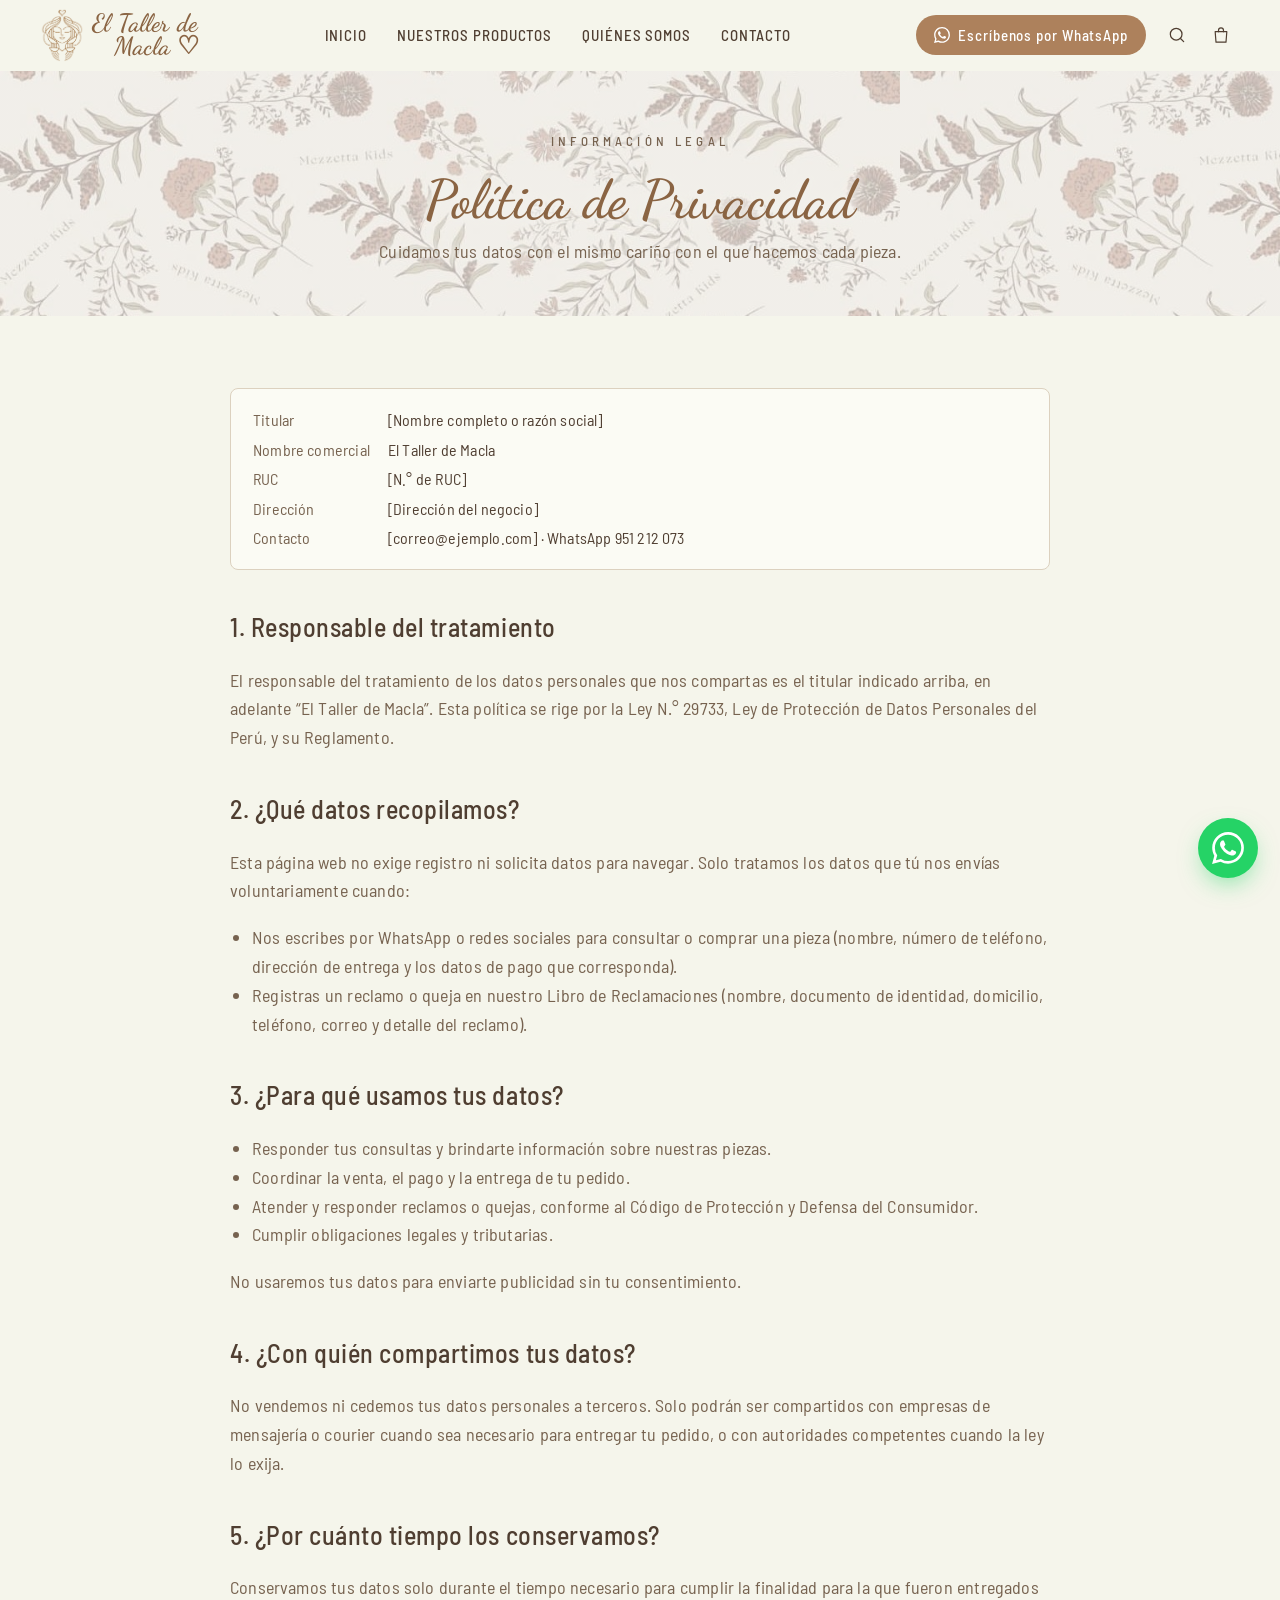
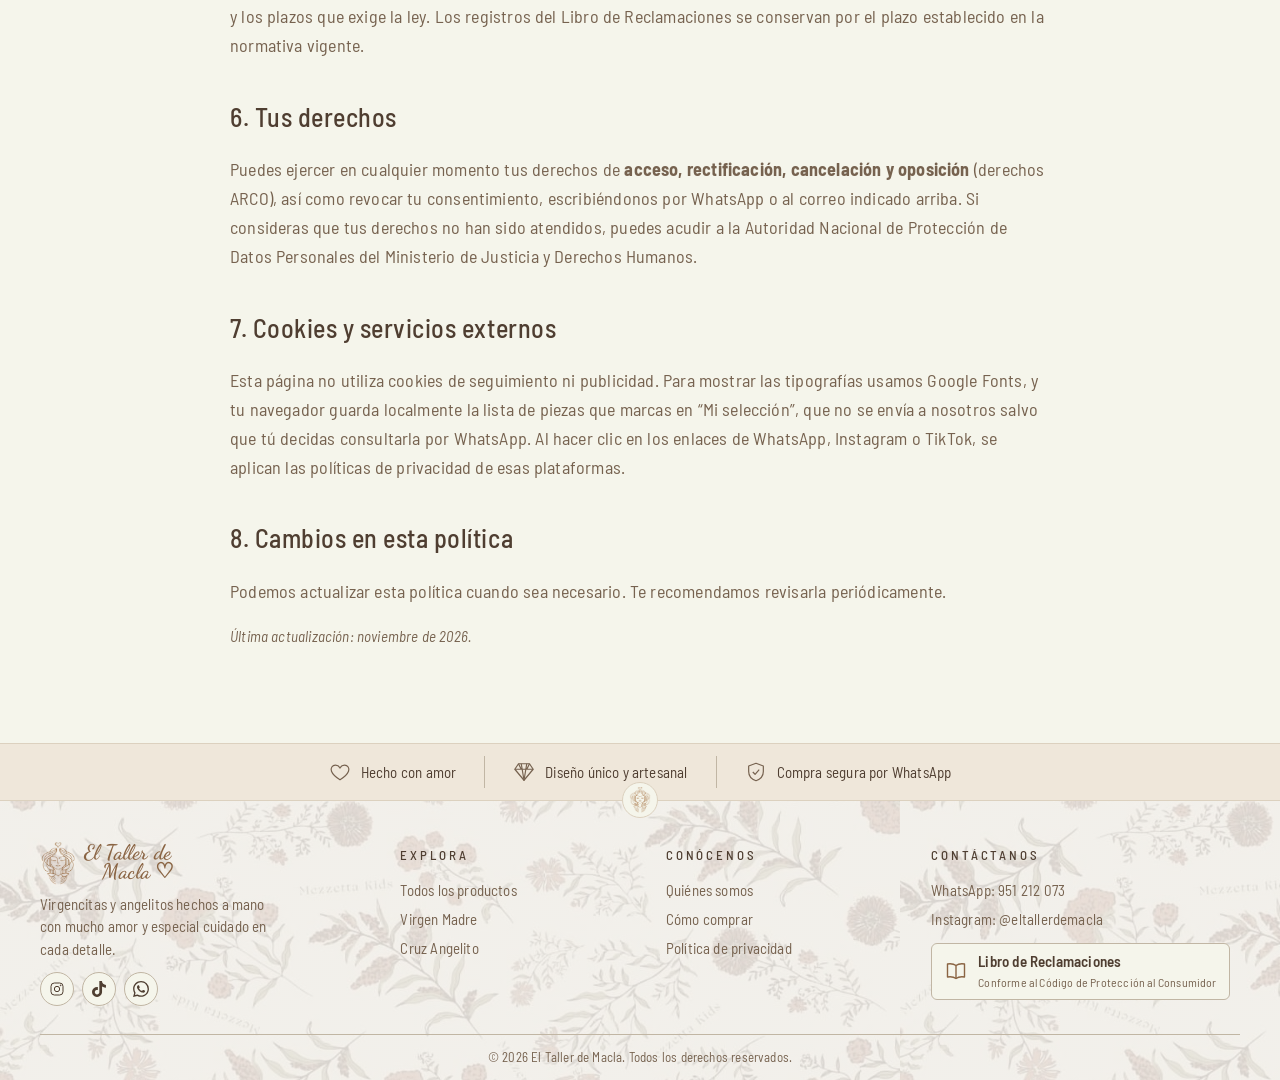
<file: politica-privacidad.html>
<!DOCTYPE html>
<html lang="es">
<head>
  <meta charset="UTF-8">
  <meta name="viewport" content="width=device-width, initial-scale=1">
  <title>Política de Privacidad | El Taller de Macla</title>
  <meta name="description" content="Virgencitas y angelitos hechos a mano con telas, resina, madera y pan de oro. Creaciones artesanales que transmiten amor y protección. Consulta por WhatsApp.">
  <meta property="og:title" content="El Taller de Macla">
  <meta property="og:description" content="Creaciones artesanales que transmiten amor y protección.">
  <meta property="og:image" content="img/productos/virgen-zehra.jpg">
  <link rel="icon" href="img/logo-icono.png">
  <link rel="preconnect" href="https://fonts.googleapis.com">
  <link rel="preconnect" href="https://fonts.gstatic.com" crossorigin>
  <link href="https://fonts.googleapis.com/css2?family=Barlow+Semi+Condensed:ital,wght@0,300;0,400;0,500;0,600;1,300;1,400&family=Dancing+Script:wght@400;500;600;700&display=swap" rel="stylesheet">
  <link rel="stylesheet" href="css/styles.css">
</head>
<body>

  <!-- ============ ENCABEZADO ============ -->
  <header class="header">
    <div class="wrap">
      <a href="index.html" class="brand" aria-label="El Taller de Macla - Inicio">
        <img src="img/logo-icono.png" alt="">
        <span>El Taller de<small>Macla ♡</small></span>
      </a>
      <nav class="nav" aria-label="Principal">
        <a href="index.html">Inicio</a>
        <a href="productos.html">Nuestros Productos</a>
        <a href="quienes-somos.html">Quiénes somos</a>
        <a href="#contacto">Contacto</a>
      </nav>
      <div class="actions">
        <a class="btn btn-wa" data-wa href="https://wa.me/51951212073"><svg viewBox="0 0 24 24" fill="currentColor" aria-hidden="true"><path d="M17.472 14.382c-.297-.149-1.758-.867-2.03-.967-.273-.099-.471-.148-.67.15-.197.297-.767.966-.94 1.164-.173.199-.347.223-.644.075-.297-.15-1.255-.463-2.39-1.475-.883-.788-1.48-1.761-1.653-2.059-.173-.297-.018-.458.13-.606.134-.133.298-.347.446-.52.149-.174.198-.298.298-.497.099-.198.05-.371-.025-.52-.075-.149-.669-1.612-.916-2.207-.242-.579-.487-.5-.669-.51-.173-.008-.371-.01-.57-.01-.198 0-.52.074-.792.372-.272.297-1.04 1.016-1.04 2.479 0 1.462 1.065 2.875 1.213 3.074.149.198 2.096 3.2 5.077 4.487.709.306 1.262.489 1.694.625.712.227 1.36.195 1.871.118.571-.085 1.758-.719 2.006-1.413.248-.694.248-1.289.173-1.413-.074-.124-.272-.198-.57-.347m-5.421 7.403h-.004a9.87 9.87 0 01-5.031-1.378l-.361-.214-3.741.982.998-3.648-.235-.374a9.86 9.86 0 01-1.51-5.26c.001-5.45 4.436-9.884 9.888-9.884 2.64 0 5.122 1.03 6.988 2.898a9.825 9.825 0 012.893 6.994c-.003 5.45-4.437 9.884-9.885 9.884m8.413-18.297A11.815 11.815 0 0012.05 0C5.495 0 .16 5.335.157 11.892c0 2.096.547 4.142 1.588 5.945L.057 24l6.305-1.654a11.882 11.882 0 005.683 1.448h.005c6.554 0 11.89-5.335 11.893-11.893a11.821 11.821 0 00-3.48-8.413z"/></svg><span>Escríbenos por WhatsApp</span></a>
        <a class="icon-btn" href="productos.html?buscar=" data-search aria-label="Buscar productos">
          <svg viewBox="0 0 24 24" fill="none" stroke="currentColor" stroke-width="1.5" stroke-linecap="round"><circle cx="11" cy="11" r="7"/><path d="M20 20l-3.5-3.5"/></svg>
        </a>
        <button class="icon-btn" data-open-drawer aria-label="Ver mi selección">
          <svg viewBox="0 0 24 24" fill="none" stroke="currentColor" stroke-width="1.4" stroke-linecap="round" stroke-linejoin="round"><path d="M5 8h14l-1 12.5H6L5 8z"/><path d="M9 8V6.5a3 3 0 016 0V8"/></svg>
          <span class="badge">0</span>
        </button>
        <button class="icon-btn menu-btn" aria-label="Abrir menú" aria-expanded="false">
          <svg viewBox="0 0 24 24" fill="none" stroke="currentColor" stroke-width="1.5" stroke-linecap="round"><path d="M4 7h16M4 12h16M4 17h16"/></svg>
        </button>
      </div>
    </div>
  </header>

  <main>
    <section class="page-head">
      <div class="wrap">
        <div class="eyebrow" style="justify-content:center">Información legal</div>
        <h1>Política de Privacidad</h1>
        <p>Cuidamos tus datos con el mismo cariño con el que hacemos cada pieza.</p>
      </div>
    </section>

    <article class="legal">
      <dl class="meta-box">
        <dt>Titular</dt><dd data-cfg="razonSocial"></dd>
        <dt>Nombre comercial</dt><dd data-cfg="nombreComercial"></dd>
        <dt>RUC</dt><dd data-cfg="ruc"></dd>
        <dt>Dirección</dt><dd data-cfg="direccion"></dd>
        <dt>Contacto</dt><dd><span data-cfg="correo"></span> · WhatsApp <span data-tel></span></dd>
      </dl>

      <h2>1. Responsable del tratamiento</h2>
      <p>El responsable del tratamiento de los datos personales que nos compartas es el titular indicado arriba, en adelante “El Taller de Macla”. Esta política se rige por la Ley N.° 29733, Ley de Protección de Datos Personales del Perú, y su Reglamento.</p>

      <h2>2. ¿Qué datos recopilamos?</h2>
      <p>Esta página web no exige registro ni solicita datos para navegar. Solo tratamos los datos que tú nos envías voluntariamente cuando:</p>
      <ul>
        <li>Nos escribes por WhatsApp o redes sociales para consultar o comprar una pieza (nombre, número de teléfono, dirección de entrega y los datos de pago que corresponda).</li>
        <li>Registras un reclamo o queja en nuestro Libro de Reclamaciones (nombre, documento de identidad, domicilio, teléfono, correo y detalle del reclamo).</li>
      </ul>

      <h2>3. ¿Para qué usamos tus datos?</h2>
      <ul>
        <li>Responder tus consultas y brindarte información sobre nuestras piezas.</li>
        <li>Coordinar la venta, el pago y la entrega de tu pedido.</li>
        <li>Atender y responder reclamos o quejas, conforme al Código de Protección y Defensa del Consumidor.</li>
        <li>Cumplir obligaciones legales y tributarias.</li>
      </ul>
      <p>No usaremos tus datos para enviarte publicidad sin tu consentimiento.</p>

      <h2>4. ¿Con quién compartimos tus datos?</h2>
      <p>No vendemos ni cedemos tus datos personales a terceros. Solo podrán ser compartidos con empresas de mensajería o courier cuando sea necesario para entregar tu pedido, o con autoridades competentes cuando la ley lo exija.</p>

      <h2>5. ¿Por cuánto tiempo los conservamos?</h2>
      <p>Conservamos tus datos solo durante el tiempo necesario para cumplir la finalidad para la que fueron entregados y los plazos que exige la ley. Los registros del Libro de Reclamaciones se conservan por el plazo establecido en la normativa vigente.</p>

      <h2>6. Tus derechos</h2>
      <p>Puedes ejercer en cualquier momento tus derechos de <strong>acceso, rectificación, cancelación y oposición</strong> (derechos ARCO), así como revocar tu consentimiento, escribiéndonos por WhatsApp o al correo indicado arriba. Si consideras que tus derechos no han sido atendidos, puedes acudir a la Autoridad Nacional de Protección de Datos Personales del Ministerio de Justicia y Derechos Humanos.</p>

      <h2>7. Cookies y servicios externos</h2>
      <p>Esta página no utiliza cookies de seguimiento ni publicidad. Para mostrar las tipografías usamos Google Fonts, y tu navegador guarda localmente la lista de piezas que marcas en “Mi selección”, que no se envía a nosotros salvo que tú decidas consultarla por WhatsApp. Al hacer clic en los enlaces de WhatsApp, Instagram o TikTok, se aplican las políticas de privacidad de esas plataformas.</p>

      <h2>8. Cambios en esta política</h2>
      <p>Podemos actualizar esta política cuando sea necesario. Te recomendamos revisarla periódicamente.</p>
      <p class="updated">Última actualización: noviembre de 2026.</p>
    </article>
  </main>

  <!-- ============ SELLOS DE CONFIANZA ============ -->
  <div class="trust">
    <div class="wrap">
      <div class="trust-item"><svg viewBox="0 0 24 24" fill="none" stroke="currentColor" stroke-width="1.3"><path d="M12 20.5s-7.5-4.6-9.3-9.3C1.4 7.8 3.6 4.5 7 4.5c2.1 0 3.9 1.2 5 3 1.1-1.8 2.9-3 5-3 3.4 0 5.6 3.3 4.3 6.7-1.8 4.7-9.3 9.3-9.3 9.3z"/></svg>Hecho con amor</div>
      <div class="trust-item"><svg viewBox="0 0 24 24" fill="none" stroke="currentColor" stroke-width="1.3" stroke-linejoin="round"><path d="M6 3h12l4 6-10 12L2 9l4-6z"/><path d="M2 9h20M9 3l3 18 3-18M6 3l3 6M18 3l-3 6"/></svg>Diseño único y artesanal</div>
      <div class="trust-item"><svg viewBox="0 0 24 24" fill="none" stroke="currentColor" stroke-width="1.3" stroke-linejoin="round"><path d="M12 2.5l8 3v6c0 5-3.5 8.5-8 10-4.5-1.5-8-5-8-10v-6l8-3z"/><path d="M8.5 12l2.5 2.5 4.5-5"/></svg>Compra segura por WhatsApp</div>
    </div>
  </div>

  <!-- ============ PIE DE PÁGINA ============ -->
  <footer class="footer" id="contacto">
    <div class="wrap">
      <div class="footer-grid">
        <div>
          <a href="index.html" class="brand"><img src="img/logo-icono.png" alt=""><span>El Taller de<small>Macla ♡</small></span></a>
          <p>Virgencitas y angelitos hechos a mano con mucho amor y especial cuidado en cada detalle.</p>
          <div class="socials">
            <a data-ig href="https://www.instagram.com/eltallerdemacla/" aria-label="Instagram"><svg viewBox="0 0 24 24" fill="none" stroke="currentColor" stroke-width="1.5"><rect x="3" y="3" width="18" height="18" rx="5"/><circle cx="12" cy="12" r="4"/><circle cx="17.5" cy="6.5" r=".6" fill="currentColor"/></svg></a>
            <a data-tt href="https://www.tiktok.com/@eltallerdemacla" aria-label="TikTok"><svg viewBox="0 0 24 24" fill="currentColor"><path d="M12.525.02c1.31-.02 2.61-.01 3.91-.02.08 1.53.63 3.09 1.75 4.17 1.12 1.11 2.7 1.62 4.24 1.79v4.03c-1.44-.05-2.89-.35-4.2-.97-.57-.26-1.1-.59-1.620-.93-.01 2.92.01 5.84-.02 8.75-.08 1.4-.54 2.79-1.35 3.94-1.31 1.92-3.58 3.17-5.91 3.21-1.43.08-2.86-.31-4.08-1.03-2.02-1.19-3.44-3.37-3.65-5.71-.02-.5-.03-1-.01-1.49.18-1.9 1.12-3.72 2.58-4.96 1.66-1.44 3.98-2.13 6.15-1.72.02 1.48-.04 2.96-.04 4.44-.99-.32-2.15-.23-3.02.37-.63.41-1.11 1.04-1.36 1.75-.21.51-.15 1.07-.14 1.61.24 1.64 1.82 3.02 3.5 2.87 1.12-.01 2.19-.66 2.77-1.61.19-.33.4-.67.41-1.06.1-1.79.06-3.57.07-5.36.01-4.03-.01-8.05.02-12.07z"/></svg></a>
            <a data-wa href="https://wa.me/51951212073" aria-label="WhatsApp"><svg viewBox="0 0 24 24" fill="currentColor"><path d="M17.472 14.382c-.297-.149-1.758-.867-2.03-.967-.273-.099-.471-.148-.67.15-.197.297-.767.966-.94 1.164-.173.199-.347.223-.644.075-.297-.15-1.255-.463-2.39-1.475-.883-.788-1.48-1.761-1.653-2.059-.173-.297-.018-.458.13-.606.134-.133.298-.347.446-.52.149-.174.198-.298.298-.497.099-.198.05-.371-.025-.52-.075-.149-.669-1.612-.916-2.207-.242-.579-.487-.5-.669-.51-.173-.008-.371-.01-.57-.01-.198 0-.52.074-.792.372-.272.297-1.04 1.016-1.04 2.479 0 1.462 1.065 2.875 1.213 3.074.149.198 2.096 3.2 5.077 4.487.709.306 1.262.489 1.694.625.712.227 1.36.195 1.871.118.571-.085 1.758-.719 2.006-1.413.248-.694.248-1.289.173-1.413-.074-.124-.272-.198-.57-.347m-5.421 7.403h-.004a9.87 9.87 0 01-5.031-1.378l-.361-.214-3.741.982.998-3.648-.235-.374a9.86 9.86 0 01-1.51-5.26c.001-5.45 4.436-9.884 9.888-9.884 2.64 0 5.122 1.03 6.988 2.898a9.825 9.825 0 012.893 6.994c-.003 5.45-4.437 9.884-9.885 9.884m8.413-18.297A11.815 11.815 0 0012.05 0C5.495 0 .16 5.335.157 11.892c0 2.096.547 4.142 1.588 5.945L.057 24l6.305-1.654a11.882 11.882 0 005.683 1.448h.005c6.554 0 11.89-5.335 11.893-11.893a11.821 11.821 0 00-3.48-8.413z"/></svg></a>
          </div>
        </div>
        <div>
          <h4>Explora</h4>
          <ul>
            <li><a href="productos.html">Todos los productos</a></li>
            <li data-colecciones></li>
          </ul>
        </div>
        <div>
          <h4>Conócenos</h4>
          <ul>
            <li><a href="quienes-somos.html">Quiénes somos</a></li>
            <li><a href="index.html#como-comprar">Cómo comprar</a></li>
            <li><a href="politica-privacidad.html">Política de privacidad</a></li>
          </ul>
        </div>
        <div>
          <h4>Contáctanos</h4>
          <ul>
            <li><a data-wa href="https://wa.me/51951212073">WhatsApp: <span data-tel>951 212 073</span></a></li>
            <li><a data-ig href="https://www.instagram.com/eltallerdemacla/">Instagram: @eltallerdemacla</a></li>
          </ul>
          <a class="libro-btn" href="libro-reclamaciones.html">
            <svg viewBox="0 0 24 24" fill="none" stroke="currentColor" stroke-width="1.4" stroke-linejoin="round"><path d="M12 6.5C10 5 7 4.5 3.5 5v13c3.5-.5 6.5 0 8.5 1.5 2-1.5 5-2 8.5-1.5V5C17 4.5 14 5 12 6.5z"/><path d="M12 6.5v13"/></svg>
            <span><strong>Libro de Reclamaciones</strong><small>Conforme al Código de Protección al Consumidor</small></span>
          </a>
        </div>
      </div>
      <div class="footer-bottom">
        <span>© <span data-year>2026</span> El Taller de Macla. Todos los derechos reservados.</span>
      </div>
    </div>
  </footer>

  <a class="wa-float" data-wa href="https://wa.me/51951212073" aria-label="Escríbenos por WhatsApp">
    <span class="tip">¿Te ayudamos? Escríbenos 🤍</span>
    <svg viewBox="0 0 24 24" fill="currentColor"><path d="M17.472 14.382c-.297-.149-1.758-.867-2.03-.967-.273-.099-.471-.148-.67.15-.197.297-.767.966-.94 1.164-.173.199-.347.223-.644.075-.297-.15-1.255-.463-2.39-1.475-.883-.788-1.48-1.761-1.653-2.059-.173-.297-.018-.458.13-.606.134-.133.298-.347.446-.52.149-.174.198-.298.298-.497.099-.198.05-.371-.025-.52-.075-.149-.669-1.612-.916-2.207-.242-.579-.487-.5-.669-.51-.173-.008-.371-.01-.57-.01-.198 0-.52.074-.792.372-.272.297-1.04 1.016-1.04 2.479 0 1.462 1.065 2.875 1.213 3.074.149.198 2.096 3.2 5.077 4.487.709.306 1.262.489 1.694.625.712.227 1.36.195 1.871.118.571-.085 1.758-.719 2.006-1.413.248-.694.248-1.289.173-1.413-.074-.124-.272-.198-.57-.347m-5.421 7.403h-.004a9.87 9.87 0 01-5.031-1.378l-.361-.214-3.741.982.998-3.648-.235-.374a9.86 9.86 0 01-1.51-5.26c.001-5.45 4.436-9.884 9.888-9.884 2.64 0 5.122 1.03 6.988 2.898a9.825 9.825 0 012.893 6.994c-.003 5.45-4.437 9.884-9.885 9.884m8.413-18.297A11.815 11.815 0 0012.05 0C5.495 0 .16 5.335.157 11.892c0 2.096.547 4.142 1.588 5.945L.057 24l6.305-1.654a11.882 11.882 0 005.683 1.448h.005c6.554 0 11.89-5.335 11.893-11.893a11.821 11.821 0 00-3.48-8.413z"/></svg>
  </a>

  <script src="js/data.js"></script>
  <script src="js/main.js"></script>
</body>
</html>
</file>
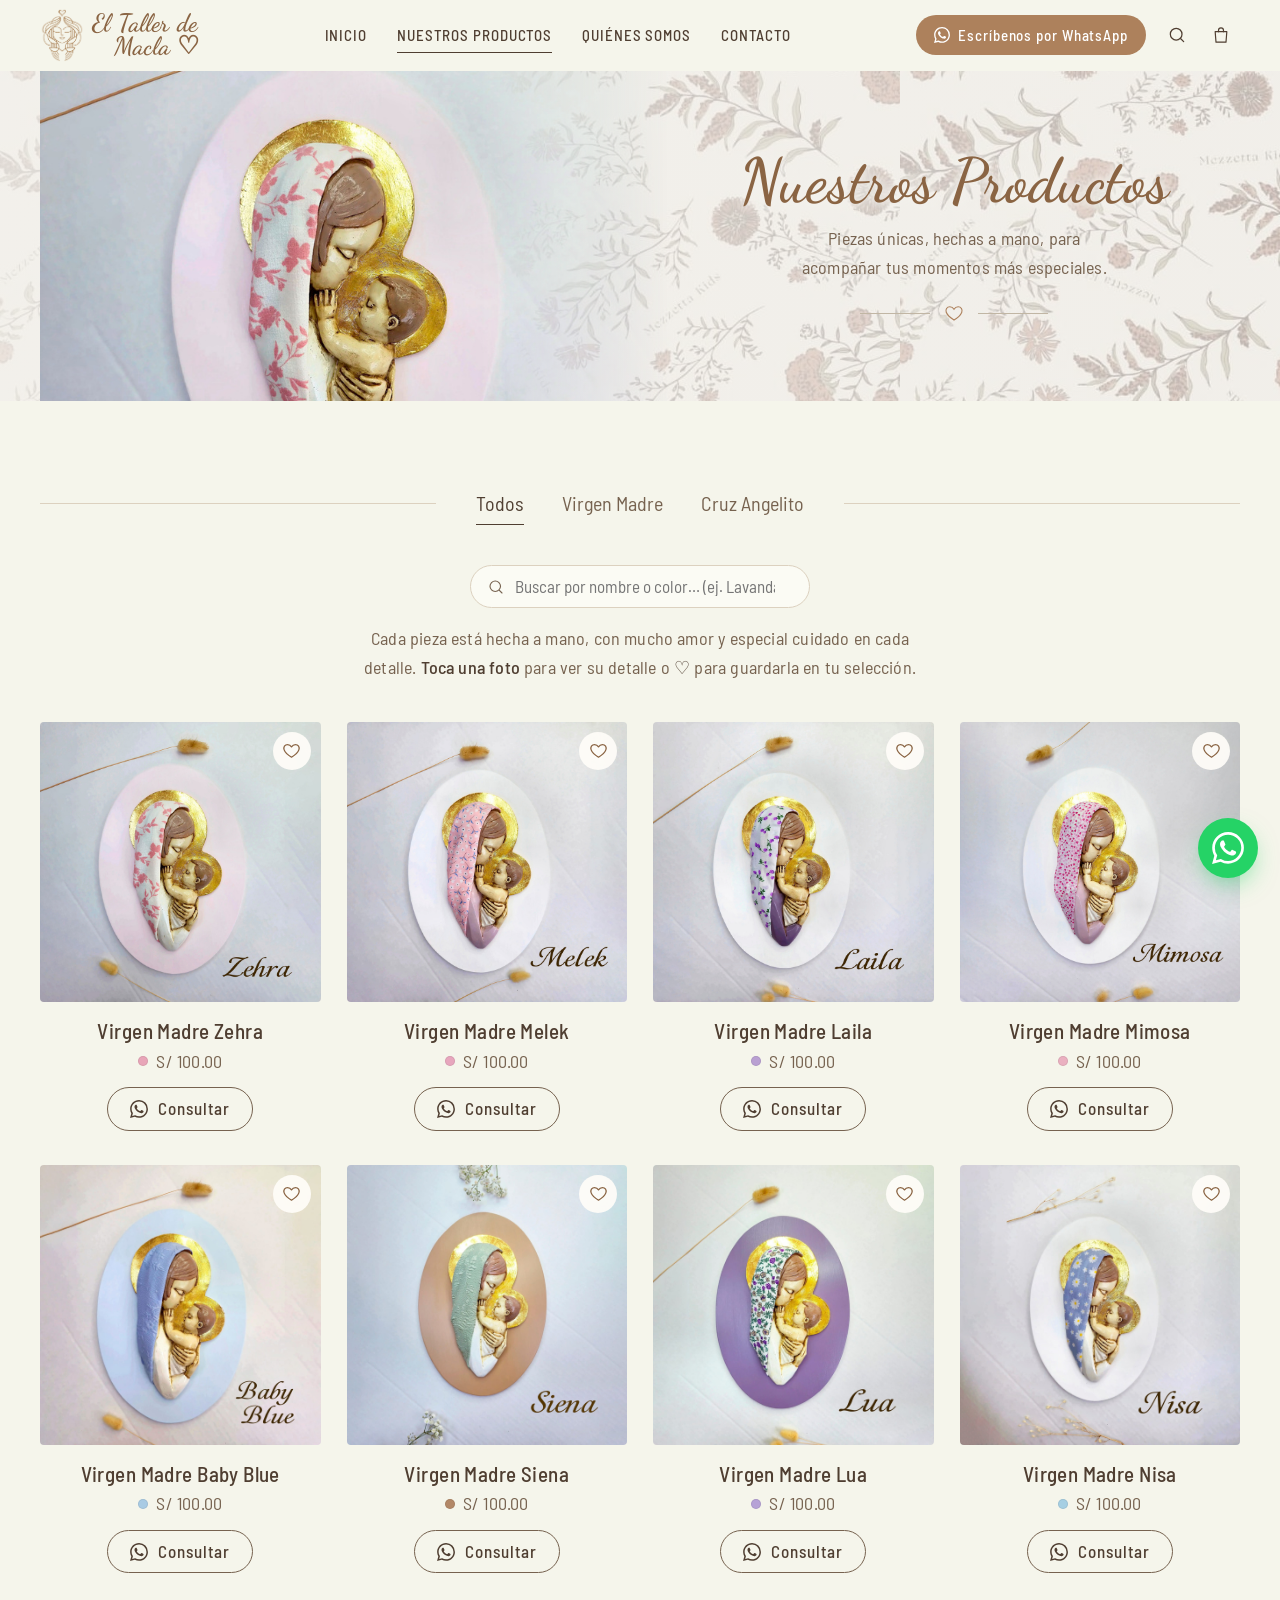
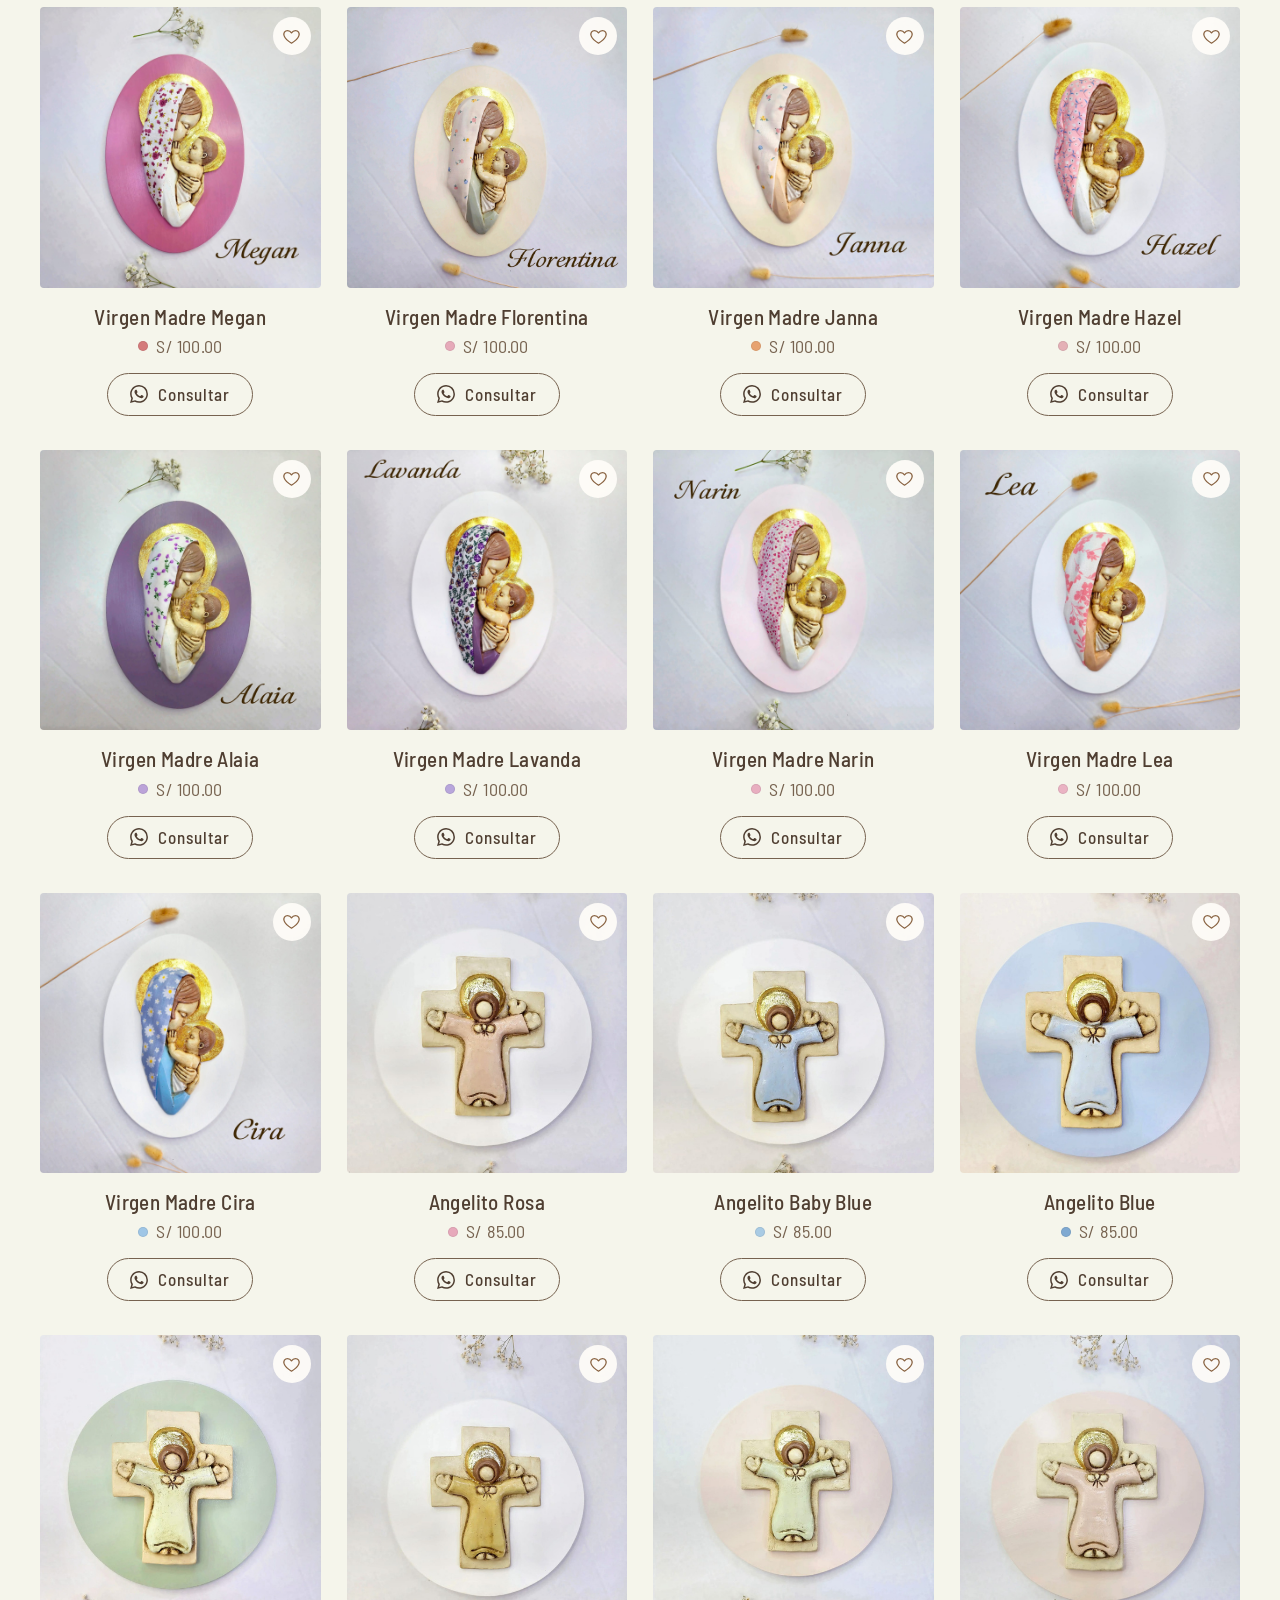
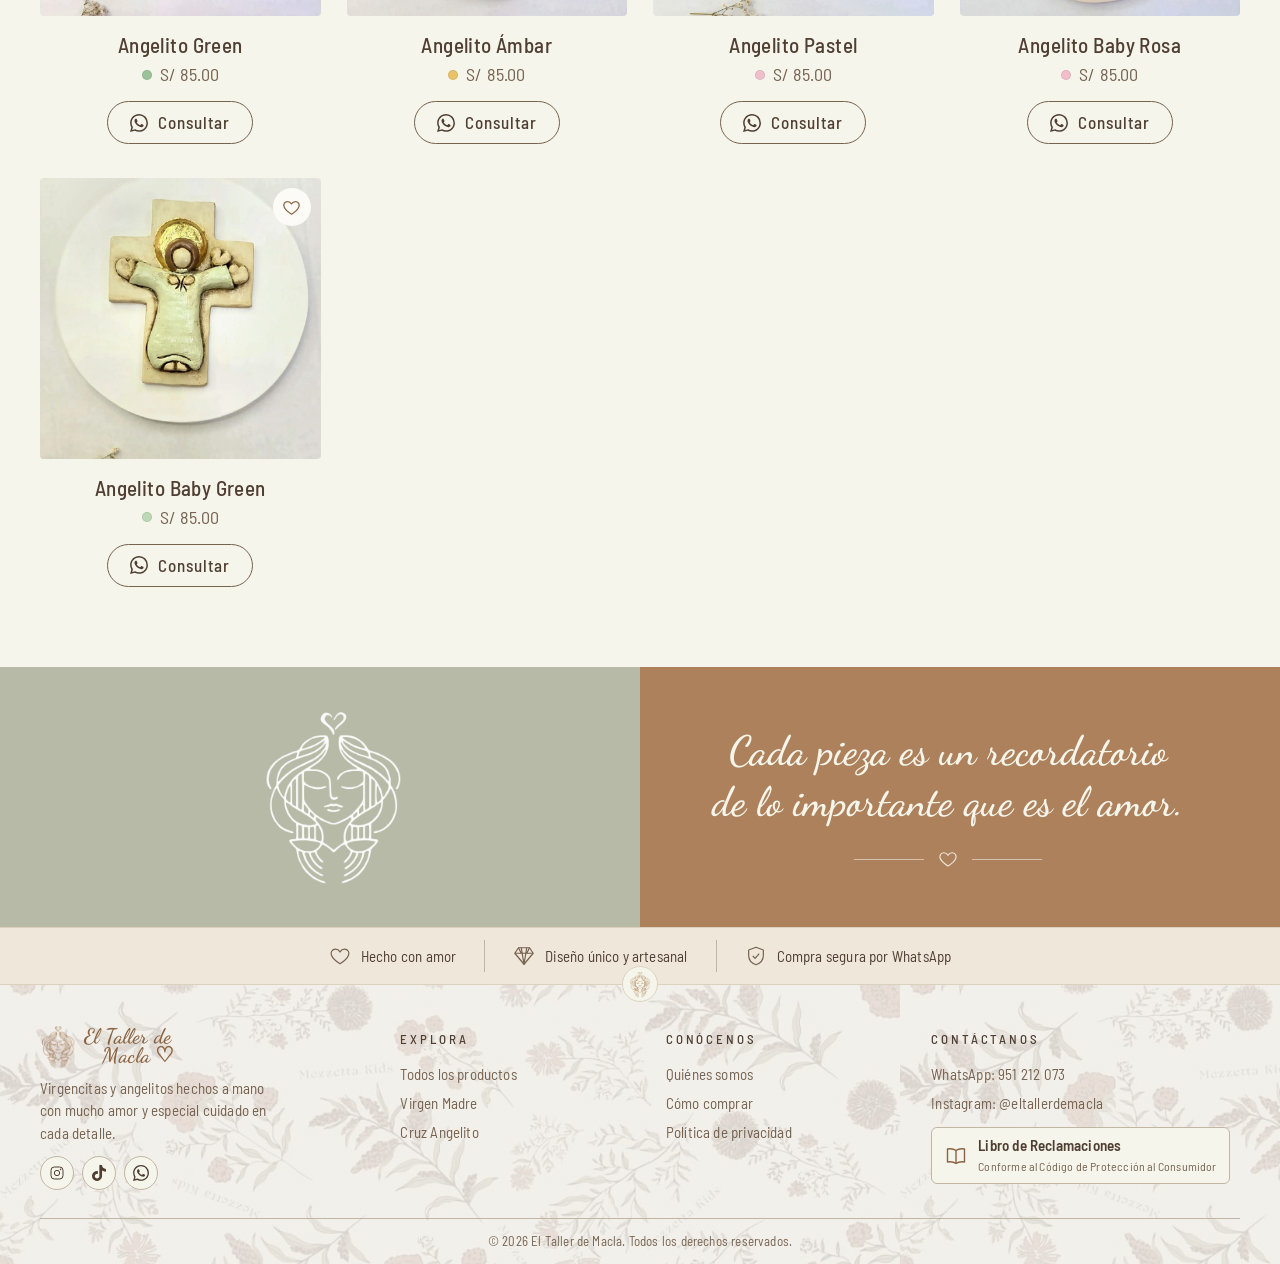
<file: productos.html>
<!DOCTYPE html>
<html lang="es">
<head>
  <meta charset="UTF-8">
  <meta name="viewport" content="width=device-width, initial-scale=1">
  <title>Nuestros Productos | El Taller de Macla</title>
  <meta name="description" content="Virgencitas y angelitos hechos a mano con telas, resina, madera y pan de oro. Creaciones artesanales que transmiten amor y protección. Consulta por WhatsApp.">
  <meta property="og:title" content="El Taller de Macla">
  <meta property="og:description" content="Creaciones artesanales que transmiten amor y protección.">
  <meta property="og:image" content="img/productos/virgen-zehra.jpg">
  <link rel="icon" href="img/logo-icono.png">
  <link rel="preconnect" href="https://fonts.googleapis.com">
  <link rel="preconnect" href="https://fonts.gstatic.com" crossorigin>
  <link href="https://fonts.googleapis.com/css2?family=Barlow+Semi+Condensed:ital,wght@0,300;0,400;0,500;0,600;1,300;1,400&family=Dancing+Script:wght@400;500;600;700&display=swap" rel="stylesheet">
  <link rel="stylesheet" href="css/styles.css">
</head>
<body>

  <!-- ============ ENCABEZADO ============ -->
  <header class="header">
    <div class="wrap">
      <a href="index.html" class="brand" aria-label="El Taller de Macla - Inicio">
        <img src="img/logo-icono.png" alt="">
        <span>El Taller de<small>Macla ♡</small></span>
      </a>
      <nav class="nav" aria-label="Principal">
        <a href="index.html">Inicio</a>
        <a href="productos.html" class="active">Nuestros Productos</a>
        <a href="quienes-somos.html">Quiénes somos</a>
        <a href="#contacto">Contacto</a>
      </nav>
      <div class="actions">
        <a class="btn btn-wa" data-wa href="https://wa.me/51951212073"><svg viewBox="0 0 24 24" fill="currentColor" aria-hidden="true"><path d="M17.472 14.382c-.297-.149-1.758-.867-2.03-.967-.273-.099-.471-.148-.67.15-.197.297-.767.966-.94 1.164-.173.199-.347.223-.644.075-.297-.15-1.255-.463-2.39-1.475-.883-.788-1.48-1.761-1.653-2.059-.173-.297-.018-.458.13-.606.134-.133.298-.347.446-.52.149-.174.198-.298.298-.497.099-.198.05-.371-.025-.52-.075-.149-.669-1.612-.916-2.207-.242-.579-.487-.5-.669-.51-.173-.008-.371-.01-.57-.01-.198 0-.52.074-.792.372-.272.297-1.04 1.016-1.04 2.479 0 1.462 1.065 2.875 1.213 3.074.149.198 2.096 3.2 5.077 4.487.709.306 1.262.489 1.694.625.712.227 1.36.195 1.871.118.571-.085 1.758-.719 2.006-1.413.248-.694.248-1.289.173-1.413-.074-.124-.272-.198-.57-.347m-5.421 7.403h-.004a9.87 9.87 0 01-5.031-1.378l-.361-.214-3.741.982.998-3.648-.235-.374a9.86 9.86 0 01-1.51-5.26c.001-5.45 4.436-9.884 9.888-9.884 2.64 0 5.122 1.03 6.988 2.898a9.825 9.825 0 012.893 6.994c-.003 5.45-4.437 9.884-9.885 9.884m8.413-18.297A11.815 11.815 0 0012.05 0C5.495 0 .16 5.335.157 11.892c0 2.096.547 4.142 1.588 5.945L.057 24l6.305-1.654a11.882 11.882 0 005.683 1.448h.005c6.554 0 11.89-5.335 11.893-11.893a11.821 11.821 0 00-3.48-8.413z"/></svg><span>Escríbenos por WhatsApp</span></a>
        <a class="icon-btn" href="productos.html?buscar=" data-search aria-label="Buscar productos">
          <svg viewBox="0 0 24 24" fill="none" stroke="currentColor" stroke-width="1.5" stroke-linecap="round"><circle cx="11" cy="11" r="7"/><path d="M20 20l-3.5-3.5"/></svg>
        </a>
        <button class="icon-btn" data-open-drawer aria-label="Ver mi selección">
          <svg viewBox="0 0 24 24" fill="none" stroke="currentColor" stroke-width="1.4" stroke-linecap="round" stroke-linejoin="round"><path d="M5 8h14l-1 12.5H6L5 8z"/><path d="M9 8V6.5a3 3 0 016 0V8"/></svg>
          <span class="badge">0</span>
        </button>
        <button class="icon-btn menu-btn" aria-label="Abrir menú" aria-expanded="false">
          <svg viewBox="0 0 24 24" fill="none" stroke="currentColor" stroke-width="1.5" stroke-linecap="round"><path d="M4 7h16M4 12h16M4 17h16"/></svg>
        </button>
      </div>
    </div>
  </header>

  <main>
    <!-- ============ BANNER ============ -->
    <section class="banner">
      <div class="wrap">
        <div class="banner-media">
          <img src="img/productos/virgen-zehra.jpg" alt="Virgen Madre Zehra">
        </div>
        <div class="banner-text">
          <h1>Nuestros Productos</h1>
          <p>Piezas únicas, hechas a mano, para acompañar tus momentos más especiales.</p>
          <div class="divider"><svg viewBox="0 0 24 24" fill="none" stroke="currentColor" stroke-width="1.4"><path d="M12 20.5s-7.5-4.6-9.3-9.3C1.4 7.8 3.6 4.5 7 4.5c2.1 0 3.9 1.2 5 3 1.1-1.8 2.9-3 5-3 3.4 0 5.6 3.3 4.3 6.7-1.8 4.7-9.3 9.3-9.3 9.3z"/></svg></div>
        </div>
      </div>
    </section>

    <!-- ============ CATÁLOGO ============ -->
    <section class="section">
      <div class="wrap">
        <div class="toolbar">
          <div class="tabs" role="tablist" aria-label="Colecciones" id="tabs"></div>
        </div>
        <label class="search">
          <svg viewBox="0 0 24 24" fill="none" stroke="currentColor" stroke-width="1.5" stroke-linecap="round"><circle cx="11" cy="11" r="7"/><path d="M20 20l-3.5-3.5"/></svg>
          <span class="sr-only">Buscar por nombre o color</span>
          <input id="buscar" type="search" placeholder="Buscar por nombre o color… (ej. Lavanda)" autocomplete="off">
        </label>
        <p class="collection-intro" id="intro-coleccion"></p>
        <div class="grid" id="catalogo" aria-live="polite"></div>
      </div>
    </section>

    <!-- ============ FRASE ============ -->
    <section class="quote">
      <div class="wrap">
        <img class="quote-logo" src="img/logo-icono.png" alt="">
        <blockquote>
          Cada pieza es un recordatorio<br>de lo importante que es el amor.
          <div class="divider"><svg viewBox="0 0 24 24" fill="none" stroke="currentColor" stroke-width="1.4"><path d="M12 20.5s-7.5-4.6-9.3-9.3C1.4 7.8 3.6 4.5 7 4.5c2.1 0 3.9 1.2 5 3 1.1-1.8 2.9-3 5-3 3.4 0 5.6 3.3 4.3 6.7-1.8 4.7-9.3 9.3-9.3 9.3z"/></svg></div>
        </blockquote>
      </div>
    </section>
  </main>

  <!-- ============ SELLOS DE CONFIANZA ============ -->
  <div class="trust">
    <div class="wrap">
      <div class="trust-item"><svg viewBox="0 0 24 24" fill="none" stroke="currentColor" stroke-width="1.3"><path d="M12 20.5s-7.5-4.6-9.3-9.3C1.4 7.8 3.6 4.5 7 4.5c2.1 0 3.9 1.2 5 3 1.1-1.8 2.9-3 5-3 3.4 0 5.6 3.3 4.3 6.7-1.8 4.7-9.3 9.3-9.3 9.3z"/></svg>Hecho con amor</div>
      <div class="trust-item"><svg viewBox="0 0 24 24" fill="none" stroke="currentColor" stroke-width="1.3" stroke-linejoin="round"><path d="M6 3h12l4 6-10 12L2 9l4-6z"/><path d="M2 9h20M9 3l3 18 3-18M6 3l3 6M18 3l-3 6"/></svg>Diseño único y artesanal</div>
      <div class="trust-item"><svg viewBox="0 0 24 24" fill="none" stroke="currentColor" stroke-width="1.3" stroke-linejoin="round"><path d="M12 2.5l8 3v6c0 5-3.5 8.5-8 10-4.5-1.5-8-5-8-10v-6l8-3z"/><path d="M8.5 12l2.5 2.5 4.5-5"/></svg>Compra segura por WhatsApp</div>
    </div>
  </div>

  <!-- ============ PIE DE PÁGINA ============ -->
  <footer class="footer" id="contacto">
    <div class="wrap">
      <div class="footer-grid">
        <div>
          <a href="index.html" class="brand"><img src="img/logo-icono.png" alt=""><span>El Taller de<small>Macla ♡</small></span></a>
          <p>Virgencitas y angelitos hechos a mano con mucho amor y especial cuidado en cada detalle.</p>
          <div class="socials">
            <a data-ig href="https://www.instagram.com/eltallerdemacla/" aria-label="Instagram"><svg viewBox="0 0 24 24" fill="none" stroke="currentColor" stroke-width="1.5"><rect x="3" y="3" width="18" height="18" rx="5"/><circle cx="12" cy="12" r="4"/><circle cx="17.5" cy="6.5" r=".6" fill="currentColor"/></svg></a>
            <a data-tt href="https://www.tiktok.com/@eltallerdemacla" aria-label="TikTok"><svg viewBox="0 0 24 24" fill="currentColor"><path d="M12.525.02c1.31-.02 2.61-.01 3.91-.02.08 1.53.63 3.09 1.75 4.17 1.12 1.11 2.7 1.62 4.24 1.79v4.03c-1.44-.05-2.89-.35-4.2-.97-.57-.26-1.1-.59-1.620-.93-.01 2.92.01 5.84-.02 8.75-.08 1.4-.54 2.79-1.35 3.94-1.31 1.92-3.58 3.17-5.91 3.21-1.43.08-2.86-.31-4.08-1.03-2.02-1.19-3.44-3.37-3.65-5.71-.02-.5-.03-1-.01-1.49.18-1.9 1.12-3.72 2.58-4.96 1.66-1.44 3.98-2.13 6.15-1.72.02 1.48-.04 2.96-.04 4.44-.99-.32-2.15-.23-3.02.37-.63.41-1.11 1.04-1.36 1.75-.21.51-.15 1.07-.14 1.61.24 1.64 1.82 3.02 3.5 2.87 1.12-.01 2.19-.66 2.77-1.61.19-.33.4-.67.41-1.06.1-1.79.06-3.57.07-5.36.01-4.03-.01-8.05.02-12.07z"/></svg></a>
            <a data-wa href="https://wa.me/51951212073" aria-label="WhatsApp"><svg viewBox="0 0 24 24" fill="currentColor"><path d="M17.472 14.382c-.297-.149-1.758-.867-2.03-.967-.273-.099-.471-.148-.67.15-.197.297-.767.966-.94 1.164-.173.199-.347.223-.644.075-.297-.15-1.255-.463-2.39-1.475-.883-.788-1.48-1.761-1.653-2.059-.173-.297-.018-.458.13-.606.134-.133.298-.347.446-.52.149-.174.198-.298.298-.497.099-.198.05-.371-.025-.52-.075-.149-.669-1.612-.916-2.207-.242-.579-.487-.5-.669-.51-.173-.008-.371-.01-.57-.01-.198 0-.52.074-.792.372-.272.297-1.04 1.016-1.04 2.479 0 1.462 1.065 2.875 1.213 3.074.149.198 2.096 3.2 5.077 4.487.709.306 1.262.489 1.694.625.712.227 1.36.195 1.871.118.571-.085 1.758-.719 2.006-1.413.248-.694.248-1.289.173-1.413-.074-.124-.272-.198-.57-.347m-5.421 7.403h-.004a9.87 9.87 0 01-5.031-1.378l-.361-.214-3.741.982.998-3.648-.235-.374a9.86 9.86 0 01-1.51-5.26c.001-5.45 4.436-9.884 9.888-9.884 2.64 0 5.122 1.03 6.988 2.898a9.825 9.825 0 012.893 6.994c-.003 5.45-4.437 9.884-9.885 9.884m8.413-18.297A11.815 11.815 0 0012.05 0C5.495 0 .16 5.335.157 11.892c0 2.096.547 4.142 1.588 5.945L.057 24l6.305-1.654a11.882 11.882 0 005.683 1.448h.005c6.554 0 11.89-5.335 11.893-11.893a11.821 11.821 0 00-3.48-8.413z"/></svg></a>
          </div>
        </div>
        <div>
          <h4>Explora</h4>
          <ul>
            <li><a href="productos.html">Todos los productos</a></li>
            <li data-colecciones></li>
          </ul>
        </div>
        <div>
          <h4>Conócenos</h4>
          <ul>
            <li><a href="quienes-somos.html">Quiénes somos</a></li>
            <li><a href="index.html#como-comprar">Cómo comprar</a></li>
            <li><a href="politica-privacidad.html">Política de privacidad</a></li>
          </ul>
        </div>
        <div>
          <h4>Contáctanos</h4>
          <ul>
            <li><a data-wa href="https://wa.me/51951212073">WhatsApp: <span data-tel>951 212 073</span></a></li>
            <li><a data-ig href="https://www.instagram.com/eltallerdemacla/">Instagram: @eltallerdemacla</a></li>
          </ul>
          <a class="libro-btn" href="libro-reclamaciones.html">
            <svg viewBox="0 0 24 24" fill="none" stroke="currentColor" stroke-width="1.4" stroke-linejoin="round"><path d="M12 6.5C10 5 7 4.5 3.5 5v13c3.5-.5 6.5 0 8.5 1.5 2-1.5 5-2 8.5-1.5V5C17 4.5 14 5 12 6.5z"/><path d="M12 6.5v13"/></svg>
            <span><strong>Libro de Reclamaciones</strong><small>Conforme al Código de Protección al Consumidor</small></span>
          </a>
        </div>
      </div>
      <div class="footer-bottom">
        <span>© <span data-year>2026</span> El Taller de Macla. Todos los derechos reservados.</span>
      </div>
    </div>
  </footer>

  <a class="wa-float" data-wa href="https://wa.me/51951212073" aria-label="Escríbenos por WhatsApp">
    <span class="tip">¿Te ayudamos? Escríbenos 🤍</span>
    <svg viewBox="0 0 24 24" fill="currentColor"><path d="M17.472 14.382c-.297-.149-1.758-.867-2.03-.967-.273-.099-.471-.148-.67.15-.197.297-.767.966-.94 1.164-.173.199-.347.223-.644.075-.297-.15-1.255-.463-2.39-1.475-.883-.788-1.48-1.761-1.653-2.059-.173-.297-.018-.458.13-.606.134-.133.298-.347.446-.52.149-.174.198-.298.298-.497.099-.198.05-.371-.025-.52-.075-.149-.669-1.612-.916-2.207-.242-.579-.487-.5-.669-.51-.173-.008-.371-.01-.57-.01-.198 0-.52.074-.792.372-.272.297-1.04 1.016-1.04 2.479 0 1.462 1.065 2.875 1.213 3.074.149.198 2.096 3.2 5.077 4.487.709.306 1.262.489 1.694.625.712.227 1.36.195 1.871.118.571-.085 1.758-.719 2.006-1.413.248-.694.248-1.289.173-1.413-.074-.124-.272-.198-.57-.347m-5.421 7.403h-.004a9.87 9.87 0 01-5.031-1.378l-.361-.214-3.741.982.998-3.648-.235-.374a9.86 9.86 0 01-1.51-5.26c.001-5.45 4.436-9.884 9.888-9.884 2.64 0 5.122 1.03 6.988 2.898a9.825 9.825 0 012.893 6.994c-.003 5.45-4.437 9.884-9.885 9.884m8.413-18.297A11.815 11.815 0 0012.05 0C5.495 0 .16 5.335.157 11.892c0 2.096.547 4.142 1.588 5.945L.057 24l6.305-1.654a11.882 11.882 0 005.683 1.448h.005c6.554 0 11.89-5.335 11.893-11.893a11.821 11.821 0 00-3.48-8.413z"/></svg>
  </a>

  <script src="js/data.js"></script>
  <script src="js/main.js"></script>
</body>
</html>
</file>
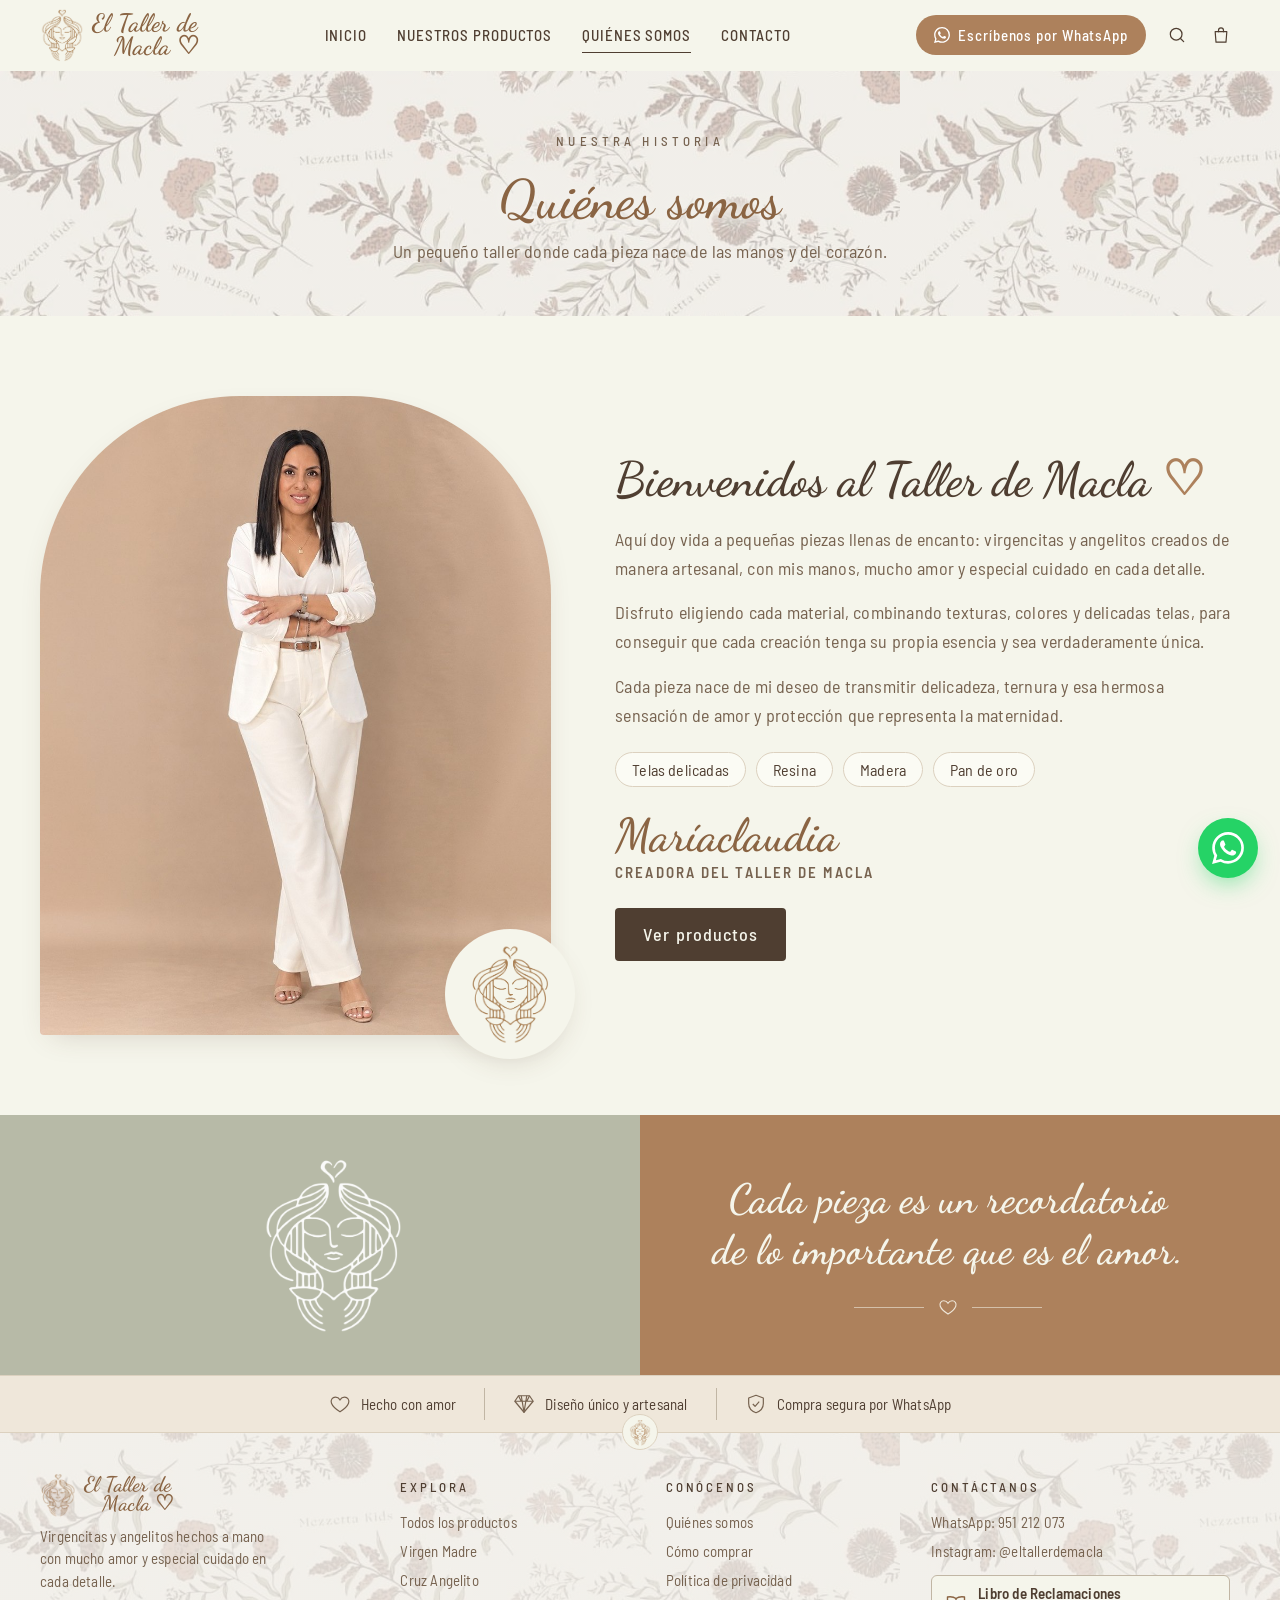
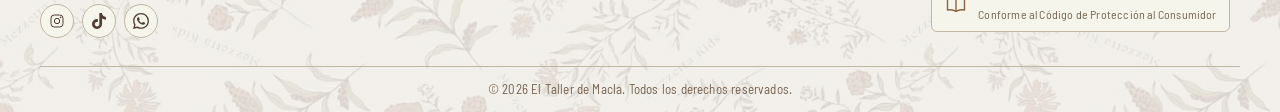
<file: quienes-somos.html>
<!DOCTYPE html>
<html lang="es">
<head>
  <meta charset="UTF-8">
  <meta name="viewport" content="width=device-width, initial-scale=1">
  <title>Quiénes somos | El Taller de Macla</title>
  <meta name="description" content="Conoce a Maríaclaudia, creadora de El Taller de Macla: virgencitas y angelitos hechos a mano con mucho amor y especial cuidado en cada detalle.">
  <meta property="og:title" content="El Taller de Macla">
  <meta property="og:description" content="Creaciones artesanales que transmiten amor y protección.">
  <meta property="og:image" content="img/productos/virgen-zehra.jpg">
  <link rel="icon" href="img/logo-icono.png">
  <link rel="preconnect" href="https://fonts.googleapis.com">
  <link rel="preconnect" href="https://fonts.gstatic.com" crossorigin>
  <link href="https://fonts.googleapis.com/css2?family=Barlow+Semi+Condensed:ital,wght@0,300;0,400;0,500;0,600;1,300;1,400&family=Dancing+Script:wght@400;500;600;700&display=swap" rel="stylesheet">
  <link rel="stylesheet" href="css/styles.css">
</head>
<body>

  <!-- ============ ENCABEZADO ============ -->
  <header class="header">
    <div class="wrap">
      <a href="index.html" class="brand" aria-label="El Taller de Macla - Inicio">
        <img src="img/logo-icono.png" alt="">
        <span>El Taller de<small>Macla ♡</small></span>
      </a>
      <nav class="nav" aria-label="Principal">
        <a href="index.html">Inicio</a>
        <a href="productos.html">Nuestros Productos</a>
        <a href="quienes-somos.html" class="active">Quiénes somos</a>
        <a href="#contacto">Contacto</a>
      </nav>
      <div class="actions">
        <a class="btn btn-wa" data-wa href="https://wa.me/51951212073"><svg viewBox="0 0 24 24" fill="currentColor" aria-hidden="true"><path d="M17.472 14.382c-.297-.149-1.758-.867-2.03-.967-.273-.099-.471-.148-.67.15-.197.297-.767.966-.94 1.164-.173.199-.347.223-.644.075-.297-.15-1.255-.463-2.39-1.475-.883-.788-1.48-1.761-1.653-2.059-.173-.297-.018-.458.13-.606.134-.133.298-.347.446-.52.149-.174.198-.298.298-.497.099-.198.05-.371-.025-.52-.075-.149-.669-1.612-.916-2.207-.242-.579-.487-.5-.669-.51-.173-.008-.371-.01-.57-.01-.198 0-.52.074-.792.372-.272.297-1.04 1.016-1.04 2.479 0 1.462 1.065 2.875 1.213 3.074.149.198 2.096 3.2 5.077 4.487.709.306 1.262.489 1.694.625.712.227 1.36.195 1.871.118.571-.085 1.758-.719 2.006-1.413.248-.694.248-1.289.173-1.413-.074-.124-.272-.198-.57-.347m-5.421 7.403h-.004a9.87 9.87 0 01-5.031-1.378l-.361-.214-3.741.982.998-3.648-.235-.374a9.86 9.86 0 01-1.51-5.26c.001-5.45 4.436-9.884 9.888-9.884 2.64 0 5.122 1.03 6.988 2.898a9.825 9.825 0 012.893 6.994c-.003 5.45-4.437 9.884-9.885 9.884m8.413-18.297A11.815 11.815 0 0012.05 0C5.495 0 .16 5.335.157 11.892c0 2.096.547 4.142 1.588 5.945L.057 24l6.305-1.654a11.882 11.882 0 005.683 1.448h.005c6.554 0 11.89-5.335 11.893-11.893a11.821 11.821 0 00-3.48-8.413z"/></svg><span>Escríbenos por WhatsApp</span></a>
        <a class="icon-btn" href="productos.html?buscar=" data-search aria-label="Buscar productos">
          <svg viewBox="0 0 24 24" fill="none" stroke="currentColor" stroke-width="1.5" stroke-linecap="round"><circle cx="11" cy="11" r="7"/><path d="M20 20l-3.5-3.5"/></svg>
        </a>
        <button class="icon-btn" data-open-drawer aria-label="Ver mi selección">
          <svg viewBox="0 0 24 24" fill="none" stroke="currentColor" stroke-width="1.4" stroke-linecap="round" stroke-linejoin="round"><path d="M5 8h14l-1 12.5H6L5 8z"/><path d="M9 8V6.5a3 3 0 016 0V8"/></svg>
          <span class="badge">0</span>
        </button>
        <button class="icon-btn menu-btn" aria-label="Abrir menú" aria-expanded="false">
          <svg viewBox="0 0 24 24" fill="none" stroke="currentColor" stroke-width="1.5" stroke-linecap="round"><path d="M4 7h16M4 12h16M4 17h16"/></svg>
        </button>
      </div>
    </div>
  </header>

  <main>
    <section class="page-head">
      <div class="wrap">
        <div class="eyebrow" style="justify-content:center">Nuestra historia</div>
        <h1>Quiénes somos</h1>
        <p>Un pequeño taller donde cada pieza nace de las manos y del corazón.</p>
      </div>
    </section>

    <section class="section" id="historia">
      <div class="wrap story">
        <div class="story-media reveal">
          <!-- Foto de perfil de la creadora: guarda la foto como img/creadora.jpg -->
          <img class="creadora" src="img/creadora.jpg" alt="Maríaclaudia, creadora de El Taller de Macla"
               onerror="this.onerror=null;this.src='img/logo-icono.png';this.classList.add('is-placeholder')">
          <div class="stamp"><img src="img/logo-icono.png" alt=""></div>
        </div>
        <div class="reveal">
          <h2 class="h2">Bienvenidos al Taller de Macla <span style="color:var(--gold)">♡</span></h2>
          <p>Aquí doy vida a pequeñas piezas llenas de encanto: virgencitas y angelitos creados de manera artesanal, con mis manos, mucho amor y especial cuidado en cada detalle.</p>
          <p>Disfruto eligiendo cada material, combinando texturas, colores y delicadas telas, para conseguir que cada creación tenga su propia esencia y sea verdaderamente única.</p>
          <p>Cada pieza nace de mi deseo de transmitir delicadeza, ternura y esa hermosa sensación de amor y protección que representa la maternidad.</p>
          <ul class="materials" aria-label="Materiales">
            <li>Telas delicadas</li><li>Resina</li><li>Madera</li><li>Pan de oro</li>
          </ul>
          <div class="signature">Maríaclaudia<small>Creadora del Taller de Macla</small></div>
          <p style="margin-top:28px"><a class="btn btn-solid" href="productos.html">Ver productos</a></p>
        </div>
      </div>
    </section>

    <!-- ============ FRASE ============ -->
    <section class="quote">
      <div class="wrap">
        <img class="quote-logo" src="img/logo-icono.png" alt="">
        <blockquote>
          Cada pieza es un recordatorio<br>de lo importante que es el amor.
          <div class="divider"><svg viewBox="0 0 24 24" fill="none" stroke="currentColor" stroke-width="1.4"><path d="M12 20.5s-7.5-4.6-9.3-9.3C1.4 7.8 3.6 4.5 7 4.5c2.1 0 3.9 1.2 5 3 1.1-1.8 2.9-3 5-3 3.4 0 5.6 3.3 4.3 6.7-1.8 4.7-9.3 9.3-9.3 9.3z"/></svg></div>
        </blockquote>
      </div>
    </section>
  </main>

  <!-- ============ SELLOS DE CONFIANZA ============ -->
  <div class="trust">
    <div class="wrap">
      <div class="trust-item"><svg viewBox="0 0 24 24" fill="none" stroke="currentColor" stroke-width="1.3"><path d="M12 20.5s-7.5-4.6-9.3-9.3C1.4 7.8 3.6 4.5 7 4.5c2.1 0 3.9 1.2 5 3 1.1-1.8 2.9-3 5-3 3.4 0 5.6 3.3 4.3 6.7-1.8 4.7-9.3 9.3-9.3 9.3z"/></svg>Hecho con amor</div>
      <div class="trust-item"><svg viewBox="0 0 24 24" fill="none" stroke="currentColor" stroke-width="1.3" stroke-linejoin="round"><path d="M6 3h12l4 6-10 12L2 9l4-6z"/><path d="M2 9h20M9 3l3 18 3-18M6 3l3 6M18 3l-3 6"/></svg>Diseño único y artesanal</div>
      <div class="trust-item"><svg viewBox="0 0 24 24" fill="none" stroke="currentColor" stroke-width="1.3" stroke-linejoin="round"><path d="M12 2.5l8 3v6c0 5-3.5 8.5-8 10-4.5-1.5-8-5-8-10v-6l8-3z"/><path d="M8.5 12l2.5 2.5 4.5-5"/></svg>Compra segura por WhatsApp</div>
    </div>
  </div>

  <!-- ============ PIE DE PÁGINA ============ -->
  <footer class="footer" id="contacto">
    <div class="wrap">
      <div class="footer-grid">
        <div>
          <a href="index.html" class="brand"><img src="img/logo-icono.png" alt=""><span>El Taller de<small>Macla ♡</small></span></a>
          <p>Virgencitas y angelitos hechos a mano con mucho amor y especial cuidado en cada detalle.</p>
          <div class="socials">
            <a data-ig href="https://www.instagram.com/eltallerdemacla/" aria-label="Instagram"><svg viewBox="0 0 24 24" fill="none" stroke="currentColor" stroke-width="1.5"><rect x="3" y="3" width="18" height="18" rx="5"/><circle cx="12" cy="12" r="4"/><circle cx="17.5" cy="6.5" r=".6" fill="currentColor"/></svg></a>
            <a data-tt href="https://www.tiktok.com/@eltallerdemacla" aria-label="TikTok"><svg viewBox="0 0 24 24" fill="currentColor"><path d="M12.525.02c1.31-.02 2.61-.01 3.91-.02.08 1.53.63 3.09 1.75 4.17 1.12 1.11 2.7 1.62 4.24 1.79v4.03c-1.44-.05-2.89-.35-4.2-.97-.57-.26-1.1-.59-1.620-.93-.01 2.92.01 5.84-.02 8.75-.08 1.4-.54 2.79-1.35 3.94-1.31 1.92-3.58 3.17-5.91 3.21-1.43.08-2.86-.31-4.08-1.03-2.02-1.19-3.44-3.37-3.65-5.71-.02-.5-.03-1-.01-1.49.18-1.9 1.12-3.72 2.58-4.96 1.66-1.44 3.98-2.13 6.15-1.72.02 1.48-.04 2.96-.04 4.44-.99-.32-2.15-.23-3.02.37-.63.41-1.11 1.04-1.36 1.75-.21.51-.15 1.07-.14 1.61.24 1.64 1.82 3.02 3.5 2.87 1.12-.01 2.19-.66 2.77-1.61.19-.33.4-.67.41-1.06.1-1.79.06-3.57.07-5.36.01-4.03-.01-8.05.02-12.07z"/></svg></a>
            <a data-wa href="https://wa.me/51951212073" aria-label="WhatsApp"><svg viewBox="0 0 24 24" fill="currentColor"><path d="M17.472 14.382c-.297-.149-1.758-.867-2.03-.967-.273-.099-.471-.148-.67.15-.197.297-.767.966-.94 1.164-.173.199-.347.223-.644.075-.297-.15-1.255-.463-2.39-1.475-.883-.788-1.48-1.761-1.653-2.059-.173-.297-.018-.458.13-.606.134-.133.298-.347.446-.52.149-.174.198-.298.298-.497.099-.198.05-.371-.025-.52-.075-.149-.669-1.612-.916-2.207-.242-.579-.487-.5-.669-.51-.173-.008-.371-.01-.57-.01-.198 0-.52.074-.792.372-.272.297-1.04 1.016-1.04 2.479 0 1.462 1.065 2.875 1.213 3.074.149.198 2.096 3.2 5.077 4.487.709.306 1.262.489 1.694.625.712.227 1.36.195 1.871.118.571-.085 1.758-.719 2.006-1.413.248-.694.248-1.289.173-1.413-.074-.124-.272-.198-.57-.347m-5.421 7.403h-.004a9.87 9.87 0 01-5.031-1.378l-.361-.214-3.741.982.998-3.648-.235-.374a9.86 9.86 0 01-1.51-5.26c.001-5.45 4.436-9.884 9.888-9.884 2.64 0 5.122 1.03 6.988 2.898a9.825 9.825 0 012.893 6.994c-.003 5.45-4.437 9.884-9.885 9.884m8.413-18.297A11.815 11.815 0 0012.05 0C5.495 0 .16 5.335.157 11.892c0 2.096.547 4.142 1.588 5.945L.057 24l6.305-1.654a11.882 11.882 0 005.683 1.448h.005c6.554 0 11.89-5.335 11.893-11.893a11.821 11.821 0 00-3.48-8.413z"/></svg></a>
          </div>
        </div>
        <div>
          <h4>Explora</h4>
          <ul>
            <li><a href="productos.html">Todos los productos</a></li>
            <li data-colecciones></li>
          </ul>
        </div>
        <div>
          <h4>Conócenos</h4>
          <ul>
            <li><a href="quienes-somos.html">Quiénes somos</a></li>
            <li><a href="index.html#como-comprar">Cómo comprar</a></li>
            <li><a href="politica-privacidad.html">Política de privacidad</a></li>
          </ul>
        </div>
        <div>
          <h4>Contáctanos</h4>
          <ul>
            <li><a data-wa href="https://wa.me/51951212073">WhatsApp: <span data-tel>951 212 073</span></a></li>
            <li><a data-ig href="https://www.instagram.com/eltallerdemacla/">Instagram: @eltallerdemacla</a></li>
          </ul>
          <a class="libro-btn" href="libro-reclamaciones.html">
            <svg viewBox="0 0 24 24" fill="none" stroke="currentColor" stroke-width="1.4" stroke-linejoin="round"><path d="M12 6.5C10 5 7 4.5 3.5 5v13c3.5-.5 6.5 0 8.5 1.5 2-1.5 5-2 8.5-1.5V5C17 4.5 14 5 12 6.5z"/><path d="M12 6.5v13"/></svg>
            <span><strong>Libro de Reclamaciones</strong><small>Conforme al Código de Protección al Consumidor</small></span>
          </a>
        </div>
      </div>
      <div class="footer-bottom">
        <span>© <span data-year>2026</span> El Taller de Macla. Todos los derechos reservados.</span>
      </div>
    </div>
  </footer>

  <a class="wa-float" data-wa href="https://wa.me/51951212073" aria-label="Escríbenos por WhatsApp">
    <span class="tip">¿Te ayudamos? Escríbenos 🤍</span>
    <svg viewBox="0 0 24 24" fill="currentColor"><path d="M17.472 14.382c-.297-.149-1.758-.867-2.03-.967-.273-.099-.471-.148-.67.15-.197.297-.767.966-.94 1.164-.173.199-.347.223-.644.075-.297-.15-1.255-.463-2.39-1.475-.883-.788-1.48-1.761-1.653-2.059-.173-.297-.018-.458.13-.606.134-.133.298-.347.446-.52.149-.174.198-.298.298-.497.099-.198.05-.371-.025-.52-.075-.149-.669-1.612-.916-2.207-.242-.579-.487-.5-.669-.51-.173-.008-.371-.01-.57-.01-.198 0-.52.074-.792.372-.272.297-1.04 1.016-1.04 2.479 0 1.462 1.065 2.875 1.213 3.074.149.198 2.096 3.2 5.077 4.487.709.306 1.262.489 1.694.625.712.227 1.36.195 1.871.118.571-.085 1.758-.719 2.006-1.413.248-.694.248-1.289.173-1.413-.074-.124-.272-.198-.57-.347m-5.421 7.403h-.004a9.87 9.87 0 01-5.031-1.378l-.361-.214-3.741.982.998-3.648-.235-.374a9.86 9.86 0 01-1.51-5.26c.001-5.45 4.436-9.884 9.888-9.884 2.64 0 5.122 1.03 6.988 2.898a9.825 9.825 0 012.893 6.994c-.003 5.45-4.437 9.884-9.885 9.884m8.413-18.297A11.815 11.815 0 0012.05 0C5.495 0 .16 5.335.157 11.892c0 2.096.547 4.142 1.588 5.945L.057 24l6.305-1.654a11.882 11.882 0 005.683 1.448h.005c6.554 0 11.89-5.335 11.893-11.893a11.821 11.821 0 00-3.48-8.413z"/></svg>
  </a>

  <script src="js/data.js"></script>
  <script src="js/main.js"></script>
</body>
</html>
</file>
<file: css/styles.css>
/* =========================================================
   El Taller de Macla — Estilos
   ========================================================= */
:root {
  /* Paleta oficial (Brand Board) */
  --brand-crema: #EFE7DA;
  --brand-marron: #AD815C;
  --brand-salvia: #B7BAA7;
  --brand-blanco: #F5F5EB;
  --brand-arena: #C1B6A4;

  --bg: var(--brand-blanco);
  --cream: var(--brand-crema);
  --sand: #e7ddcd;
  --sand-2: var(--brand-arena);
  --line: #dcd1bf;
  --ink: #4f3e31;
  --ink-soft: #76624f;
  --gold: var(--brand-marron);
  --gold-dark: #8a6443;
  --sage: var(--brand-salvia);
  --rose: var(--brand-marron);
  --wa: #25d366;
  --white: #fbfbf4;
  --shadow: 0 10px 30px -12px rgba(92, 66, 44, .22);
  --radius: 4px;
  /* Tipografía de marca: Títulos = Millena · Subtítulos = Dekar
     (si no están instaladas se usan alternativas muy parecidas de Google Fonts) */
  --script: "Millena", "Dancing Script", "Brush Script MT", cursive;
  --serif: "Dekar", "Barlow Semi Condensed", "Arial Narrow", sans-serif;
  --body: "Dekar", "Barlow Semi Condensed", "Arial Narrow", sans-serif;
  --wrap: 1200px;
  --pattern: url("../img/fondo-flores.jpg");
}

/* ---------- Fondos con estampado floral ---------- */
.bg-floral, .section.alt, .page-head, .footer, .hero, .banner {
  background-size: auto, 900px;
  background-repeat: no-repeat, repeat;
}
.section.alt { background-image: linear-gradient(rgba(243, 241, 236, .5), rgba(243, 241, 236, .5)), var(--pattern); background-color: #eeebe6; }
.page-head   { background-image: linear-gradient(rgba(243, 241, 236, .5), rgba(243, 241, 236, .5)), var(--pattern); background-color: #eeebe6; }
.footer      { background-image: linear-gradient(rgba(243, 241, 236, .75), rgba(243, 241, 236, .75)), var(--pattern); background-color: #eeebe6; }
.hero        { background-image: linear-gradient(100deg, rgba(243, 241, 236, .55), rgba(243, 241, 236, .8) 45%), var(--pattern); background-color: #eeebe6; }
.banner      { background-image: linear-gradient(90deg, rgba(243, 241, 236, .8), rgba(243, 241, 236, .5)), var(--pattern); background-color: #eeebe6; }

*, *::before, *::after { box-sizing: border-box; }
/* "clip" (y no "hidden") para que el encabezado fijo (sticky) funcione */
html { scroll-behavior: smooth; overflow-x: clip; }
body { overflow-x: clip; }
body {
  margin: 0;
  background: var(--bg);
  color: var(--ink);
  font-family: var(--body);
  font-size: 18px;
  line-height: 1.6;
  -webkit-font-smoothing: antialiased;
}
img { max-width: 100%; display: block; }
a { color: inherit; text-decoration: none; }
button { font: inherit; color: inherit; cursor: pointer; background: none; border: 0; }
.wrap { width: min(var(--wrap), 100% - 32px); margin-inline: auto; }
.sr-only { position: absolute; width: 1px; height: 1px; overflow: hidden; clip: rect(0 0 0 0); white-space: nowrap; }
:focus-visible { outline: 2px solid var(--gold); outline-offset: 3px; }

/* ---------- Topbar ---------- */
.topbar {
  background: var(--cream);
  text-align: center;
  font-size: 15px;
  letter-spacing: .04em;
  color: var(--ink-soft);
  padding: 6px 16px;
}

/* ---------- Header ---------- */
.header {
  position: sticky; top: 0; z-index: 50;
  background: rgba(251, 248, 243, .94);
  backdrop-filter: blur(8px);
  border-bottom: 1px solid transparent;
  transition: border-color .3s, box-shadow .3s;
}
.header.scrolled { border-color: var(--line); box-shadow: 0 6px 20px -16px rgba(0,0,0,.25); }
.header .wrap { display: flex; align-items: center; gap: 24px; height: 88px; }
.brand { display: flex; align-items: center; gap: 10px; flex-shrink: 0; }
.brand img { width: 58px; height: auto; mix-blend-mode: multiply; }
.brand span {
  font-family: var(--script); font-size: 34px; line-height: .9; color: var(--gold-dark);
}
.brand span small { display: block; font-size: 1em; padding-left: 30px; }
.nav { display: flex; gap: 36px; margin-inline: auto; }
.nav a {
  font-family: var(--serif); font-size: 19px; font-weight: 500; position: relative; padding: 4px 0;
}
.nav a::after {
  content: ""; position: absolute; left: 0; right: 0; bottom: -2px; height: 1px;
  background: var(--ink); transform: scaleX(0); transition: transform .3s;
}
.nav a:hover::after, .nav a.active::after { transform: scaleX(1); }
.actions { display: flex; align-items: center; gap: 14px; }
.icon-btn {
  width: 42px; height: 42px; display: grid; place-items: center; border-radius: 50%;
  position: relative; transition: background .2s;
}
.icon-btn:hover { background: var(--cream); }
.icon-btn svg { width: 22px; height: 22px; }
.badge {
  position: absolute; top: 3px; right: 2px; min-width: 18px; height: 18px; padding: 0 5px;
  border-radius: 9px; background: var(--gold); color: #fff; font-size: 11px; line-height: 18px;
  font-family: system-ui, sans-serif; text-align: center; transform: scale(0); transition: transform .25s;
}
.badge.show { transform: scale(1); }
.menu-btn { display: none; }

/* ---------- Buttons ---------- */
.btn {
  display: inline-flex; align-items: center; justify-content: center; gap: 10px;
  font-family: var(--serif); font-size: 18px; font-weight: 500; letter-spacing: .02em;
  padding: 12px 28px; border-radius: 999px; transition: all .25s; white-space: nowrap;
}
.btn svg { width: 18px; height: 18px; flex-shrink: 0; }
.btn-wa { background: var(--rose); color: #fff; }
.btn-wa:hover { background: var(--gold-dark); }
.btn-outline { border: 1px solid var(--ink); border-radius: var(--radius); }
.btn-outline:hover { background: var(--ink); color: var(--bg); }
.btn-solid { background: var(--ink); color: var(--bg); border-radius: var(--radius); }
.btn-solid:hover { background: var(--gold-dark); }
.btn-ghost { border: 1px solid var(--ink-soft); padding: 7px 22px; font-size: 17px; }
.btn-ghost:hover { background: var(--ink); border-color: var(--ink); color: var(--bg); }
.link-arrow {
  font-family: var(--serif); font-size: 18px; display: inline-flex; gap: 8px; align-items: center;
  border-bottom: 1px solid currentColor; padding-bottom: 2px;
}
.link-arrow svg { width: 16px; transition: transform .25s; }
.link-arrow:hover svg { transform: translateX(4px); }

/* ---------- Hero (inicio) ---------- */
.hero {
  position: relative; overflow: hidden;
}
.hero .wrap { display: grid; grid-template-columns: 1fr 1.15fr; align-items: center; min-height: 540px; }
.hero-text { padding: 60px 0; position: relative; z-index: 2; }
.eyebrow {
  display: flex; align-items: center; gap: 18px; font-size: 13px; letter-spacing: .32em;
  text-transform: uppercase; color: var(--ink-soft); margin-bottom: 18px;
}
.eyebrow::after { content: ""; height: 1px; width: 140px; background: var(--line); }
.hero h1 {
  font-family: var(--serif); font-weight: 400; font-size: clamp(48px, 6vw, 82px);
  line-height: 1.02; margin: 0 0 22px; color: var(--ink);
}
.hero h1 .heart { color: var(--gold); font-size: .85em; }
.hero p.lead { font-style: italic; font-size: 22px; color: var(--ink-soft); margin: 0 0 34px; max-width: 26ch; }
.hero-cta { display: flex; flex-wrap: wrap; gap: 14px; }
.hero-media { position: relative; height: 100%; min-height: 540px; margin-right: calc((min(var(--wrap), 100vw - 32px) - 100vw) / 2); }
.hero-media img {
  position: absolute; inset: 0; width: 100%; height: 100%; object-fit: cover; object-position: center 18%;
  -webkit-mask-image: linear-gradient(90deg, transparent 0%, #000 22%);
          mask-image: linear-gradient(90deg, transparent 0%, #000 22%);
}

/* ---------- Section titles ---------- */
.section { padding: 80px 0; }
.title-line {
  display: flex; align-items: center; gap: 28px; justify-content: center; margin: 0 0 14px;
  font-family: var(--serif); font-weight: 500; font-size: 22px; letter-spacing: .3em; text-transform: uppercase;
}
.title-line::before, .title-line::after { content: ""; flex: 1; height: 1px; background: var(--line); }
.section-sub { text-align: center; color: var(--ink-soft); font-style: italic; margin: 0 auto 44px; max-width: 60ch; }
.h2 { font-family: var(--serif); font-weight: 400; font-size: clamp(34px, 4vw, 48px); line-height: 1.1; margin: 0 0 18px; }

/* ---------- Collection cards ---------- */
.collections { display: grid; grid-template-columns: repeat(auto-fit, minmax(min(100%, 460px), 1fr)); gap: 24px; }
.tag {
  position: absolute; top: 12px; left: 12px; z-index: 2; background: var(--ink); color: var(--bg);
  font-size: 12px; letter-spacing: .14em; text-transform: uppercase; padding: 4px 10px; border-radius: 999px;
}
.tag-out { background: rgba(255, 253, 249, .92); color: var(--ink-soft); border: 1px solid var(--line); }
.card.is-out .card-media img { filter: grayscale(.45) opacity(.8); }
.collection {
  position: relative; display: grid; grid-template-columns: 1fr 1fr; min-height: 260px;
  background: var(--sand); overflow: hidden; border-radius: var(--radius);
}
.collection img { width: 100%; height: 100%; object-fit: cover; transition: transform .8s ease; }
.collection:hover img { transform: scale(1.05); }
.collection .info { padding: 32px 28px; display: flex; flex-direction: column; justify-content: center; gap: 6px; }
.collection h3 { font-family: var(--serif); font-style: italic; font-weight: 400; font-size: 34px; margin: 0; }
.collection p { margin: 0 0 18px; color: var(--ink-soft); }
.collection .count { font-size: 14px; letter-spacing: .15em; text-transform: uppercase; color: var(--gold-dark); }

/* ---------- Product grid ---------- */
.grid { display: grid; grid-template-columns: repeat(4, 1fr); gap: 34px 26px; }
.card { text-align: center; display: flex; flex-direction: column; }
.card-media {
  position: relative; aspect-ratio: 1; overflow: hidden; background: var(--cream);
  border-radius: var(--radius); cursor: zoom-in;
}
.card-media img { width: 100%; height: 100%; object-fit: cover; transition: transform .6s ease; }
.card:hover .card-media img { transform: scale(1.06); }
.card-media .quick {
  position: absolute; left: 50%; bottom: 14px; transform: translate(-50%, 10px); opacity: 0;
  background: rgba(255,253,249,.92); padding: 6px 16px; border-radius: 999px; font-size: 15px;
  transition: all .3s; white-space: nowrap;
}
.card:hover .quick, .card-media:focus-visible .quick { opacity: 1; transform: translate(-50%, 0); }
.fav {
  position: absolute; top: 10px; right: 10px; width: 38px; height: 38px; border-radius: 50%;
  background: rgba(255,253,249,.92); display: grid; place-items: center; z-index: 2; transition: transform .2s;
}
.fav:hover { transform: scale(1.1); }
.fav svg { width: 19px; height: 19px; stroke: var(--gold-dark); fill: none; transition: fill .2s; }
.fav.on svg { fill: var(--gold); stroke: var(--gold); }
.card h3 { font-family: var(--serif); font-weight: 500; font-size: 21px; margin: 16px 0 0; line-height: 1.25; }
.card .meta { display: flex; align-items: center; justify-content: center; gap: 8px; color: var(--ink-soft); margin: 2px 0 12px; }
.dot { width: 10px; height: 10px; border-radius: 50%; display: inline-block; box-shadow: inset 0 0 0 1px rgba(0,0,0,.08); }
.card .btn { margin: auto auto 0; }

/* ---------- Product page banner ---------- */
.banner {
  position: relative; overflow: hidden;
}
.banner .wrap { display: grid; grid-template-columns: 1.1fr 1fr; align-items: center; min-height: 330px; }
.banner-media { position: relative; align-self: stretch; }
.banner-media img {
  position: absolute; inset: 0; width: 100%; height: 100%; object-fit: cover; object-position: center 35%;
  -webkit-mask-image: linear-gradient(90deg, #000 70%, transparent 100%);
          mask-image: linear-gradient(90deg, #000 70%, transparent 100%);
}
.banner-text { text-align: center; padding: 50px 20px; }
.banner-text h1 { font-family: var(--serif); font-weight: 400; font-size: clamp(42px, 5vw, 62px); margin: 0 0 10px; line-height: 1.05; }
.banner-text p { color: var(--ink-soft); margin: 0 auto; max-width: 34ch; }
.divider { display: flex; align-items: center; justify-content: center; gap: 14px; margin-top: 22px; color: var(--gold); }
.divider::before, .divider::after { content: ""; width: 70px; height: 1px; background: var(--sand-2); }
.divider svg { width: 20px; height: 20px; }

/* ---------- Toolbar (tabs + search) ---------- */
.toolbar { display: flex; align-items: center; gap: 24px; margin-bottom: 40px; }
.toolbar::before, .toolbar::after { content: ""; flex: 1; height: 1px; background: var(--line); }
.tabs { display: flex; gap: 6px; flex-wrap: wrap; justify-content: center; }
.tab {
  font-family: var(--serif); font-size: 20px; padding: 6px 16px; position: relative; color: var(--ink-soft);
}
.tab::after {
  content: ""; position: absolute; left: 16px; right: 16px; bottom: 0; height: 1px; background: var(--ink);
  transform: scaleX(0); transition: transform .3s;
}
.tab[aria-selected="true"] { color: var(--ink); }
.tab[aria-selected="true"]::after, .tab:hover::after { transform: scaleX(1); }
.tab .n { font-size: 14px; color: var(--gold-dark); margin-left: 4px; }
.search {
  display: flex; align-items: center; gap: 8px; border: 1px solid var(--line); border-radius: 999px;
  padding: 6px 16px; background: var(--white); max-width: 340px; margin: 0 auto 30px;
}
.search svg { width: 18px; height: 18px; color: var(--ink-soft); flex-shrink: 0; }
.search input { border: 0; outline: 0; background: none; font: inherit; font-size: 17px; width: 100%; color: var(--ink); }
.collection-intro { text-align: center; max-width: 64ch; margin: -14px auto 40px; color: var(--ink-soft); }
.collection-intro strong { font-weight: 500; color: var(--ink); }
.empty { text-align: center; color: var(--ink-soft); font-style: italic; padding: 40px 0; grid-column: 1 / -1; }

/* ---------- Quote banner ---------- */
.quote {
  overflow: hidden;
}
.quote .wrap { display: grid; grid-template-columns: 1fr 1fr; align-items: center; min-height: 220px; gap: 30px; }
.quote-logo { justify-self: center; width: 150px; opacity: .85; mix-blend-mode: multiply; }
.quote blockquote {
  margin: 0; text-align: center; font-family: var(--serif); font-size: clamp(24px, 2.6vw, 32px); line-height: 1.35;
}

/* ---------- Story ---------- */
.story { display: grid; grid-template-columns: .9fr 1.1fr; gap: 64px; align-items: center; }
.story-media { position: relative; }
.story-media img { border-radius: var(--radius); box-shadow: var(--shadow); }
.story-media .stamp {
  position: absolute; right: -24px; bottom: -24px; width: 130px; aspect-ratio: 1; border-radius: 50%;
  background: var(--bg); display: grid; place-items: center; box-shadow: var(--shadow);
}
.story-media .stamp img { width: 84px; box-shadow: none; mix-blend-mode: multiply; }
.story p { color: var(--ink-soft); margin: 0 0 16px; }
.signature { font-family: var(--script); font-size: 46px; color: var(--gold-dark); line-height: 1; margin-top: 10px; }
.signature small { display: block; font-family: var(--body); font-size: 15px; letter-spacing: .14em; text-transform: uppercase; color: var(--ink-soft); margin-top: 6px; }
.materials { display: flex; flex-wrap: wrap; gap: 10px; margin: 22px 0 26px; padding: 0; list-style: none; }
.materials li { border: 1px solid var(--line); border-radius: 999px; padding: 4px 16px; font-size: 16px; background: var(--white); }

/* ---------- Steps ---------- */
.steps { display: grid; grid-template-columns: repeat(3, 1fr); gap: 28px; counter-reset: step; }
.step { background: var(--white); border: 1px solid var(--line); border-radius: var(--radius); padding: 36px 28px; text-align: center; }
.step .num {
  width: 54px; height: 54px; border-radius: 50%; margin: 0 auto 16px; display: grid; place-items: center;
  border: 1px solid var(--gold); color: var(--gold-dark); font-family: var(--serif); font-size: 26px;
}
.step h3 { font-family: var(--serif); font-weight: 500; font-size: 24px; margin: 0 0 8px; }
.step p { margin: 0; color: var(--ink-soft); }

/* ---------- Contact ---------- */
.contact { display: grid; grid-template-columns: repeat(3, 1fr); gap: 24px; }
.contact a {
  background: var(--white); border: 1px solid var(--line); border-radius: var(--radius); padding: 30px 24px;
  text-align: center; transition: transform .25s, box-shadow .25s;
}
.contact a:hover { transform: translateY(-4px); box-shadow: var(--shadow); }
.contact svg { width: 34px; height: 34px; color: var(--gold-dark); margin: 0 auto 12px; }
.contact h3 { font-family: var(--serif); font-weight: 500; font-size: 22px; margin: 0; }
.contact p { margin: 2px 0 0; color: var(--ink-soft); }

/* ---------- Trust bar ---------- */
.trust { background: var(--cream); border-top: 1px solid var(--line); }
.trust .wrap { display: flex; align-items: center; justify-content: center; gap: 0; padding: 22px 0; flex-wrap: wrap; }
.trust-item { display: flex; align-items: center; gap: 14px; padding: 6px 38px; font-size: 17px; }
.trust-item + .trust-item { border-left: 1px solid var(--sand-2); }
.trust-item svg { width: 30px; height: 30px; color: var(--ink-soft); }

/* ---------- Footer ---------- */
.footer { padding: 60px 0 0; border-top: 1px solid var(--line); position: relative; }
.footer::before {
  content: ""; position: absolute; left: 50%; top: -1px; transform: translate(-50%, -50%);
  width: 46px; height: 46px; border-radius: 50%; background: var(--bg) url("../img/logo-icono.png") center / 28px no-repeat;
  border: 1px solid var(--line);
}
.footer-grid { display: grid; grid-template-columns: 1.5fr 1fr 1fr 1.2fr; gap: 40px; }
.footer h4 {
  font-family: var(--serif); font-weight: 500; font-size: 15px; letter-spacing: .22em; text-transform: uppercase;
  margin: 6px 0 16px; color: var(--ink);
}
.footer ul { list-style: none; padding: 0; margin: 0; display: grid; gap: 8px; color: var(--ink-soft); font-size: 17px; }
.footer ul a { transition: color .2s, padding .2s; }
.footer ul a:hover { color: var(--ink); padding-left: 4px; }
.footer p { color: var(--ink-soft); margin: 12px 0 0; max-width: 34ch; font-size: 17px; }
.socials { display: flex; gap: 10px; margin-top: 18px; }
.socials a {
  width: 40px; height: 40px; display: grid; place-items: center; border: 1px solid var(--sand-2); border-radius: 50%;
  transition: all .2s; background: var(--bg);
}
.socials a:hover { background: var(--ink); color: var(--bg); border-color: var(--ink); }
.socials svg { width: 18px; height: 18px; }
.libro-btn {
  display: inline-flex; align-items: center; gap: 12px; margin-top: 18px; padding: 10px 16px;
  background: var(--bg); border: 1px solid var(--sand-2); border-radius: 6px; transition: all .2s; line-height: 1.2;
}
.libro-btn:hover { border-color: var(--gold); box-shadow: var(--shadow); }
.libro-btn svg { width: 30px; height: 30px; color: var(--gold-dark); flex-shrink: 0; }
.libro-btn strong { display: block; font-family: var(--serif); font-weight: 600; font-size: 17px; color: var(--ink); }
.libro-btn small { font-size: 13px; color: var(--ink-soft); }
.footer-bottom {
  margin-top: 50px; border-top: 1px solid var(--sand-2); padding: 18px 0;
  display: flex; justify-content: space-between; align-items: center; gap: 12px 24px; flex-wrap: wrap;
  font-size: 15px; color: var(--ink-soft);
}
.footer-bottom nav { display: flex; gap: 22px; flex-wrap: wrap; }
.footer-bottom nav a:hover { color: var(--ink); text-decoration: underline; text-underline-offset: 3px; }

/* ---------- Páginas legales ---------- */
.page-head { text-align: center; padding: 60px 0 50px; }
.page-head h1 { font-family: var(--serif); font-weight: 400; font-size: clamp(36px, 4.5vw, 54px); margin: 0 0 8px; line-height: 1.1; }
.page-head p { color: var(--ink-soft); margin: 0 auto; max-width: 60ch; }
.legal { width: min(820px, 100% - 32px); margin: 0 auto; padding: 56px 0 80px; }
.legal h2 { font-family: var(--serif); font-weight: 500; font-size: 26px; margin: 36px 0 10px; }
.legal h2:first-child { margin-top: 0; }
.legal p, .legal li { color: var(--ink-soft); }
.legal ul { padding-left: 22px; }
.legal .meta-box {
  background: var(--white); border: 1px solid var(--line); border-radius: 8px; padding: 18px 22px; margin-bottom: 30px;
  display: grid; grid-template-columns: auto 1fr; gap: 4px 18px; font-size: 16px;
}
.legal .meta-box dt { color: var(--ink-soft); }
.legal .meta-box dd { margin: 0; }
.legal .updated { font-size: 15px; font-style: italic; }

/* ---------- Formulario Libro de Reclamaciones ---------- */
.form-card { background: var(--white); border: 1px solid var(--line); border-radius: 10px; padding: 34px; box-shadow: var(--shadow); }
.form-card fieldset { border: 0; padding: 0; margin: 0 0 30px; }
.form-card legend {
  font-family: var(--serif); font-size: 22px; font-weight: 500; color: var(--ink); padding: 0 0 6px; margin-bottom: 16px;
  border-bottom: 1px solid var(--line); width: 100%;
}
.form-card legend span {
  display: inline-grid; place-items: center; width: 30px; height: 30px; border-radius: 50%;
  background: var(--sand); font-size: 17px; margin-right: 10px;
}
.fields { display: grid; grid-template-columns: 1fr 1fr; gap: 16px 18px; }
.field { display: grid; gap: 5px; }
.field.full { grid-column: 1 / -1; }
.field label { font-size: 15px; color: var(--ink); }
.field label .req { color: #b05a4a; }
[hidden] { display: none !important; }
.page-head .eyebrow::after { display: none; }
.field input:not([type="checkbox"]):not([type="radio"]), .field select, .field textarea {
  font: inherit; font-size: 16px; color: var(--ink); background: var(--bg);
  border: 1px solid var(--sand-2); border-radius: 6px; padding: 10px 12px; width: 100%;
  transition: border-color .2s, box-shadow .2s;
}
.field textarea { min-height: 110px; resize: vertical; }
.field input:focus, .field select:focus, .field textarea:focus {
  outline: 0; border-color: var(--gold); box-shadow: 0 0 0 3px rgba(173, 133, 96, .18);
}
.choice { display: flex; gap: 12px; flex-wrap: wrap; }
.choice label {
  flex: 1; min-width: 200px; border: 1px solid var(--sand-2); border-radius: 8px; padding: 12px 14px; cursor: pointer;
  display: flex; gap: 10px; align-items: flex-start; background: var(--bg); font-size: 15px; color: var(--ink-soft);
}
.choice label strong { display: block; color: var(--ink); font-size: 17px; font-weight: 500; }
.choice input { margin-top: 5px; accent-color: var(--gold-dark); }
.choice label:has(input:checked) { border-color: var(--gold); background: #fbf3ea; }
.check { display: flex; gap: 10px; align-items: flex-start; font-size: 15px; color: var(--ink-soft); }
.check input { margin-top: 5px; accent-color: var(--gold-dark); }
.check a { text-decoration: underline; color: var(--ink); }
.form-note { font-size: 14px; color: var(--ink-soft); background: var(--cream); border-radius: 6px; padding: 12px 14px; margin: 18px 0; }
.lr-head { display: flex; justify-content: space-between; flex-wrap: wrap; gap: 8px; font-size: 15px; color: var(--ink-soft); margin-bottom: 24px; }
.lr-head strong { color: var(--ink); }
.ok-card { text-align: center; }
.ok-card .check-icon {
  width: 64px; height: 64px; border-radius: 50%; background: #e8f3e8; color: #3c8a4a; display: grid; place-items: center; margin: 0 auto 14px;
}
.ok-card .check-icon svg { width: 30px; height: 30px; }
.ok-card pre {
  text-align: left; white-space: pre-wrap; font-family: var(--body); font-size: 15px; background: var(--bg);
  border: 1px dashed var(--sand-2); border-radius: 8px; padding: 18px; margin: 20px 0; color: var(--ink);
}
.ok-card .row { display: flex; gap: 10px; justify-content: center; flex-wrap: wrap; }

@media print {
  .header, .footer, .trust, .wa-float, .page-head, .ok-card .row, .ok-card .check-icon, .toast { display: none !important; }
  body { background: #fff; }
  .form-card { box-shadow: none; border: 0; padding: 0; }
}

/* ---------- Floating WhatsApp ---------- */
.wa-float {
  position: fixed; right: 22px; bottom: 22px; z-index: 60; width: 60px; height: 60px; border-radius: 50%;
  background: var(--wa); color: #fff; display: grid; place-items: center; box-shadow: 0 10px 24px -6px rgba(37, 211, 102, .55);
  transition: transform .25s;
}
.wa-float:hover { transform: scale(1.08); }
.wa-float svg { width: 32px; height: 32px; }
.wa-float .tip {
  position: absolute; right: 72px; background: var(--white); color: var(--ink); padding: 8px 14px; border-radius: 8px;
  white-space: nowrap; font-size: 15px; box-shadow: var(--shadow); opacity: 0; transform: translateX(8px);
  pointer-events: none; transition: all .25s;
}
.wa-float:hover .tip { opacity: 1; transform: none; }

/* ---------- Modal (detalle de producto) ---------- */
.overlay {
  position: fixed; inset: 0; z-index: 100; background: rgba(60, 44, 32, .45); backdrop-filter: blur(3px);
  display: grid; place-items: center; padding: 16px; opacity: 0; visibility: hidden; transition: opacity .3s, visibility .3s;
}
.overlay.open { opacity: 1; visibility: visible; }
.modal {
  background: var(--bg); width: min(760px, 100%); max-height: calc(100vh - 48px); overflow: auto;
  display: grid; grid-template-columns: 1fr 1.1fr; border-radius: 8px; position: relative;
  transform: translateY(16px) scale(.98); transition: transform .3s;
  box-shadow: 0 30px 60px -20px rgba(60, 44, 32, .45);
}
.overlay.open .modal { transform: none; }
.modal-media { background: var(--cream); }
.modal-media img { width: 100%; height: 100%; object-fit: cover; aspect-ratio: 1; }
.modal-body { padding: 30px 30px 24px; display: flex; flex-direction: column; font-size: 16px; }
.modal-body .kicker { font-size: 12px; letter-spacing: .28em; text-transform: uppercase; color: var(--gold-dark); }
.modal-body h2 { font-family: var(--serif); font-weight: 400; font-size: 30px; line-height: 1.1; margin: 6px 0 4px; }
.modal-body .price { font-family: var(--serif); font-size: 22px; margin: 0 0 12px; }
.modal-body .desc { color: var(--ink-soft); margin: 0 0 14px; line-height: 1.5; }
.modal-body dl { margin: 0 0 18px; padding: 12px 0; border-block: 1px solid var(--line); display: grid; grid-template-columns: auto 1fr; gap: 4px 14px; font-size: 15px; }
.modal-body .btn { font-size: 16px; padding: 10px 18px; }
.modal-body dt { color: var(--ink-soft); }
.modal-body dd { margin: 0; }
.modal-actions { display: grid; gap: 10px; margin-top: auto; }
.modal-actions .btn { width: 100%; }
.btn-wa-green { background: var(--wa); color: #fff; border-radius: var(--radius); }
.btn-wa-green:hover { background: #1fb457; }
.modal-close {
  position: absolute; top: 12px; right: 12px; width: 40px; height: 40px; border-radius: 50%;
  background: rgba(255,253,249,.92); display: grid; place-items: center; z-index: 2;
}
.modal-close svg { width: 20px; height: 20px; }
.modal-nav { display: flex; justify-content: space-between; margin-top: 14px; font-size: 14px; color: var(--ink-soft); }
.modal-nav button:hover { color: var(--ink); }

/* ---------- Drawer (mi selección) ---------- */
.drawer {
  position: fixed; top: 0; right: 0; bottom: 0; width: min(420px, 100%); background: var(--bg); z-index: 110;
  transform: translateX(100%); transition: transform .35s ease, visibility .35s; display: flex; flex-direction: column;
  box-shadow: -10px 0 40px -20px rgba(0,0,0,.4); visibility: hidden;
}
.drawer.open { transform: none; visibility: visible; }
.drawer-head { display: flex; align-items: center; justify-content: space-between; padding: 22px 24px; border-bottom: 1px solid var(--line); }
.drawer-head h2 { font-family: var(--serif); font-weight: 500; font-size: 26px; margin: 0; }
.drawer-list { flex: 1; overflow: auto; padding: 8px 24px; list-style: none; margin: 0; }
.drawer-list li { display: grid; grid-template-columns: 70px 1fr auto; gap: 14px; align-items: center; padding: 14px 0; border-bottom: 1px solid var(--line); }
.drawer-list img { width: 70px; height: 70px; object-fit: cover; border-radius: var(--radius); }
.drawer-list h3 { font-family: var(--serif); font-weight: 500; font-size: 19px; margin: 0; line-height: 1.2; }
.drawer-list p { margin: 0; color: var(--ink-soft); font-size: 16px; }
.drawer-list .remove { font-size: 14px; color: var(--ink-soft); text-decoration: underline; }
.drawer-list li.drawer-empty { display: block; border: 0; text-align: center; color: var(--ink-soft); padding: 50px 10px; }
.drawer-empty svg { width: 40px; height: 40px; margin: 0 auto 10px; stroke: var(--gold); fill: none; }
.drawer-foot { padding: 20px 24px 26px; border-top: 1px solid var(--line); display: grid; gap: 12px; }
.drawer-foot .total { display: flex; justify-content: space-between; font-family: var(--serif); font-size: 22px; }
.drawer-foot small { color: var(--ink-soft); font-size: 14px; text-align: center; }
.scrim { position: fixed; inset: 0; background: rgba(60,44,32,.35); z-index: 105; opacity: 0; visibility: hidden; transition: all .3s; }
.scrim.open { opacity: 1; visibility: visible; }

/* ---------- Toast ---------- */
.toast {
  position: fixed; left: 50%; bottom: 26px; transform: translate(-50%, 30px); z-index: 120;
  background: var(--ink); color: var(--bg); padding: 10px 22px; border-radius: 999px; font-size: 16px;
  opacity: 0; transition: all .3s; pointer-events: none; width: max-content; max-width: calc(100% - 32px); text-align: center;
}
.toast.show { opacity: 1; transform: translate(-50%, 0); }

/* ---------- Reveal animation ---------- */
.reveal { opacity: 0; transform: translateY(18px); transition: opacity .8s ease, transform .8s ease; }
.reveal.in { opacity: 1; transform: none; }
@media (prefers-reduced-motion: reduce) {
  * { transition: none !important; scroll-behavior: auto !important; }
  .reveal { opacity: 1; transform: none; }
}

/* ---------- Responsive ---------- */
@media (max-width: 1080px) {
  .grid { grid-template-columns: repeat(3, 1fr); }
  .nav { gap: 24px; }
  .header .btn-wa span { display: none; }
  .header .btn-wa { padding: 11px; }
  .collection { grid-template-columns: 1fr; }
  .collection img { aspect-ratio: 16 / 10; }
}
@media (max-width: 860px) {
  body { font-size: 17px; }
  .menu-btn { display: grid; }
  .nav {
    position: fixed; inset: 0 0 auto 0; top: 0; flex-direction: column; gap: 0; background: var(--bg);
    padding: 100px 24px 30px; transform: translateY(-100%); transition: transform .35s, visibility .35s; z-index: -1;
    box-shadow: 0 20px 40px -20px rgba(0,0,0,.3); visibility: hidden;
  }
  .nav.open { transform: none; visibility: visible; }
  .nav a { font-size: 24px; padding: 14px 0; border-bottom: 1px solid var(--line); }
  .nav a::after { display: none; }
  .header .wrap { height: 72px; gap: 10px; }
  .brand img { width: 46px; }
  .brand span { font-size: 28px; }
  .actions { margin-left: auto; gap: 4px; }
  .header .btn-wa { display: none; }
  .hero .wrap { grid-template-columns: 1fr; min-height: 0; }
  .hero-media { min-height: 340px; order: -1; margin-inline: -16px; }
  .hero-media img { -webkit-mask-image: linear-gradient(180deg, #000 70%, transparent 100%); mask-image: linear-gradient(180deg, #000 70%, transparent 100%); }
  .hero-text { padding: 10px 0 50px; text-align: center; }
  .hero p.lead { margin-inline: auto; }
  .hero-cta { justify-content: center; }
  .eyebrow { justify-content: center; }
  .eyebrow::after { display: none; }
  .collections, .steps, .contact { grid-template-columns: 1fr; }
  .grid { grid-template-columns: repeat(2, 1fr); gap: 28px 16px; }
  .banner .wrap { grid-template-columns: 1fr; }
  .banner-media { height: 220px; margin-inline: -16px; }
  .banner-media img { -webkit-mask-image: linear-gradient(180deg, #000 60%, transparent 100%); mask-image: linear-gradient(180deg, #000 60%, transparent 100%); }
  .banner-text { padding: 10px 0 40px; }
  .quote .wrap { grid-template-columns: 1fr; padding: 40px 0; }
  .story { grid-template-columns: 1fr; gap: 50px; }
  .story-media .stamp { right: 10px; }
  .modal { grid-template-columns: 1fr; width: min(440px, 100%); }
  .modal-media img { aspect-ratio: 4 / 3; max-height: 34vh; }
  .modal-body { padding: 22px 20px 18px; }
  .modal-body h2 { font-size: 26px; }
  .footer-grid { grid-template-columns: 1fr 1fr; gap: 34px 24px; }
  .footer-grid > :first-child { grid-column: 1 / -1; text-align: center; }
  .footer-grid > :first-child .brand { justify-content: center; }
  .footer p { margin-inline: auto; }
  .footer-bottom { justify-content: center; text-align: center; }
  .footer-bottom nav { justify-content: center; }
  .fields { grid-template-columns: 1fr; }
  .form-card { padding: 22px 18px; }
  .trust-item { padding: 8px 18px; }
  .trust-item + .trust-item { border-left: 0; }
  .toolbar::before, .toolbar::after { display: none; }
  .toolbar { justify-content: center; }
  .section { padding: 60px 0; }
}
@media (max-width: 480px) {
  .card h3 { font-size: 18px; }
  .card .btn-ghost { padding: 6px 14px; font-size: 15px; }
  .card .btn-ghost svg { width: 15px; height: 15px; }
  .tab { font-size: 18px; padding: 6px 10px; }
  .wa-float { width: 54px; height: 54px; right: 16px; bottom: 16px; }
}

/* =========================================================
   Ajustes: header y footer compactos y ordenados
   ========================================================= */
.header .wrap { height: 70px; gap: 20px; }
.brand { gap: 8px; }
.brand img { width: 44px; }
.brand span { font-size: 25px; }
.brand span small { padding-left: 22px; }
.nav { gap: 30px; }
.nav a { font-size: 17px; }
.actions { gap: 6px; }
.icon-btn { width: 38px; height: 38px; }
.icon-btn svg { width: 20px; height: 20px; }
.header .btn-wa { font-size: 15px; padding: 8px 18px; gap: 8px; margin-right: 6px; }
.header .btn-wa svg { width: 16px; height: 16px; }

.trust .wrap { padding: 12px 0; }
.trust-item { font-size: 15px; padding: 4px 28px; gap: 10px; }
.trust-item svg { width: 22px; height: 22px; }

.footer { padding: 40px 0 0; }
.footer::before { width: 36px; height: 36px; background-size: 22px; }
.footer-grid { grid-template-columns: 1.4fr 1fr 1fr 1.3fr; gap: 28px; align-items: start; }
.footer .brand img { width: 36px; }
.footer .brand span { font-size: 21px; }
.footer .brand span small { padding-left: 18px; }
.footer h4 { font-size: 13px; margin: 4px 0 12px; }
.footer ul { gap: 5px; font-size: 15px; }
.footer p { font-size: 15px; margin-top: 8px; line-height: 1.5; max-width: 30ch; }
.socials { margin-top: 12px; gap: 8px; }
.socials a { width: 34px; height: 34px; }
.socials svg { width: 16px; height: 16px; }
.libro-btn { margin-top: 12px; padding: 8px 12px; gap: 10px; }
.libro-btn svg { width: 24px; height: 24px; }
.libro-btn strong { font-size: 15px; }
.libro-btn small { font-size: 12px; }
.footer-bottom { margin-top: 28px; padding: 12px 0; font-size: 13px; justify-content: center; text-align: center; }

@media (max-width: 1080px) {
  .nav { gap: 22px; }
  .header .btn-wa { padding: 8px; }
}
@media (max-width: 860px) {
  .header .wrap { height: 62px; }
  .brand img { width: 38px; }
  .brand span { font-size: 22px; }
  .footer-grid { grid-template-columns: 1fr 1fr; gap: 24px 16px; }
  .footer-grid > :first-child, .footer-grid > :last-child { grid-column: 1 / -1; text-align: center; }
  .footer-grid > :first-child .brand { justify-content: center; }
  .socials { justify-content: center; }
}
[id] { scroll-margin-top: 80px; }

/* =========================================================
   Rediseño v2 — ajustes pedidos por el cliente
   ========================================================= */

/* ---------- Tipografía de marca ---------- */
body { font-weight: 400; letter-spacing: .01em; }
.hero h1, .banner-text h1, .page-head h1, .h2, .quote blockquote, .title-line {
  font-family: var(--script); font-weight: 600; letter-spacing: 0; text-transform: none;
}
.title-line { font-size: clamp(34px, 4vw, 46px); color: var(--gold-dark); }
.hero h1 { font-size: clamp(52px, 6.4vw, 88px); line-height: 1; color: var(--gold-dark); }
.banner-text h1 { color: var(--gold-dark); }
.page-head h1 { color: var(--gold-dark); }
.collection h3 { font-family: var(--script); font-style: normal; font-weight: 600; font-size: 40px; color: var(--gold-dark); }
.card h3, .step h3, .modal-body h2, .drawer-head h2, .legal h2, .form-card legend, .contact h3 {
  font-family: var(--serif); font-weight: 500; letter-spacing: .02em;
}
.nav a { font-family: var(--serif); font-weight: 500; letter-spacing: .06em; text-transform: uppercase; font-size: 15px; }
.eyebrow { font-family: var(--serif); font-weight: 500; }
.btn { font-family: var(--serif); letter-spacing: .06em; }
.brand span { font-family: var(--script); font-weight: 600; }
.signature { font-family: var(--script); font-weight: 600; }

/* ---------- Encabezado fijo ---------- */
.header { position: sticky; top: 0; z-index: 80; background: rgba(245, 245, 235, .96); }

/* ---------- Carrusel de banners (Inicio) ---------- */
.hero-slider { position: relative; }
.hero-slider .slides { display: grid; }
.hero-slider .slide {
  grid-area: 1 / 1; opacity: 0; visibility: hidden; transition: opacity .9s ease, visibility .9s;
}
.hero-slider .slide.is-active { opacity: 1; visibility: visible; }
.hero-text { padding-left: clamp(24px, 5vw, 80px); padding-right: 24px; }
.slider-dots {
  position: absolute; left: 0; right: 0; bottom: 22px; z-index: 5;
  display: flex; justify-content: center; gap: 12px;
}
.slider-dots button {
  width: 11px; height: 11px; border-radius: 50%; padding: 0;
  border: 1px solid var(--gold-dark); background: transparent; transition: background .3s, transform .3s;
}
.slider-dots button[aria-current="true"] { background: var(--gold-dark); transform: scale(1.15); }
.slider-dots button:hover { background: var(--sand-2); }

/* ---------- Colecciones ---------- */
.collection .media { overflow: hidden; position: relative; min-height: 100%; }
.collection .media img { position: absolute; inset: 0; }
.collection .media img {
  object-position: var(--pos, center);
  transform: scale(var(--zoom, 1)); transform-origin: var(--origen, center);
}
.collection:hover .media img { transform: scale(calc(var(--zoom, 1) * 1.05)); }
.link-heart {
  font-family: var(--serif); font-size: 17px; letter-spacing: .08em; text-transform: uppercase;
  display: inline-flex; align-items: center; gap: 10px; color: var(--gold-dark); align-self: flex-start;
}
.link-heart svg { width: 18px; height: 18px; fill: var(--gold); stroke: none; transition: transform .25s; }
.collection:hover .link-heart svg { transform: scale(1.2); }

/* ---------- ¿Cómo comprar? ---------- */
#como-comprar .title-line { font-weight: 700; font-size: clamp(46px, 5.4vw, 64px); }
#como-comprar .section-sub { font-size: clamp(21px, 2.2vw, 26px); color: var(--ink); max-width: none; }
.step { border: 1.5px solid var(--gold-dark); background: var(--white); }
.step .num {
  width: 70px; height: 64px; border: 0; border-radius: 0; padding-bottom: 6px;
  background: url("data:image/svg+xml,%3Csvg xmlns='http://www.w3.org/2000/svg' viewBox='0 0 24 22'%3E%3Cpath fill='%23AD815C' d='M12 21.5s-9.5-5.6-11.4-11.4C-.9 5.6 1.8 1 6.2 1c2.6 0 4.6 1.5 5.8 3.4C13.2 2.5 15.2 1 17.8 1c4.4 0 7.1 4.6 5.6 9.1C21.5 15.9 12 21.5 12 21.5z'/%3E%3C/svg%3E") center / contain no-repeat;
  color: #fff; font-family: var(--serif); font-weight: 600; font-size: 26px;
}

/* ---------- Frase: juego de colores ---------- */
.quote { background: linear-gradient(90deg, var(--sage) 0 50%, var(--gold) 50% 100%); color: var(--brand-blanco); }
.quote .wrap { min-height: 260px; }
.quote-logo { mix-blend-mode: screen; filter: invert(1) grayscale(1) brightness(2.4); opacity: .95; }
.quote blockquote { color: var(--brand-blanco); font-size: clamp(30px, 3.2vw, 42px); line-height: 1.25; }
.quote .divider { color: var(--brand-crema); }
.quote .divider::before, .quote .divider::after { background: rgba(245, 245, 235, .55); }

/* ---------- Quiénes somos ---------- */
.story-media .creadora {
  width: 100%; aspect-ratio: 4 / 5; object-fit: cover; border-radius: 200px 200px var(--radius) var(--radius);
  background: var(--cream);
}
.story-media .creadora.is-placeholder { object-fit: contain; padding: 18%; mix-blend-mode: multiply; }

@media (max-width: 1080px) {
  .collection .media img { position: static; aspect-ratio: 16 / 10; }
}
@media (max-width: 860px) {
  .hero-text { padding: 10px 16px 64px; }
  .slider-dots { bottom: 26px; }
  .quote { background: linear-gradient(180deg, var(--sage) 0 42%, var(--gold) 42% 100%); }
  .quote .wrap { gap: 40px; }
  .collection .media img { aspect-ratio: 16 / 10; }
}

/* ---------- Legibilidad sobre el fondo de flores ---------- */
.section.alt .title-line, .section.alt .section-sub, .section.alt .card h3, .section.alt .card .meta,
.hero-text, .banner-text, .page-head .wrap {
  text-shadow: 0 0 6px #f3f1ec, 0 0 12px #f3f1ec, 0 0 18px #f3f1ec;
}
.section.alt .section-sub { color: var(--ink); }
.section.alt .btn-ghost, .hero .btn-outline { background: rgba(245, 245, 235, .92); }
.section.alt .btn-ghost:hover, .hero .btn-outline:hover { background: var(--ink); }
</file>
